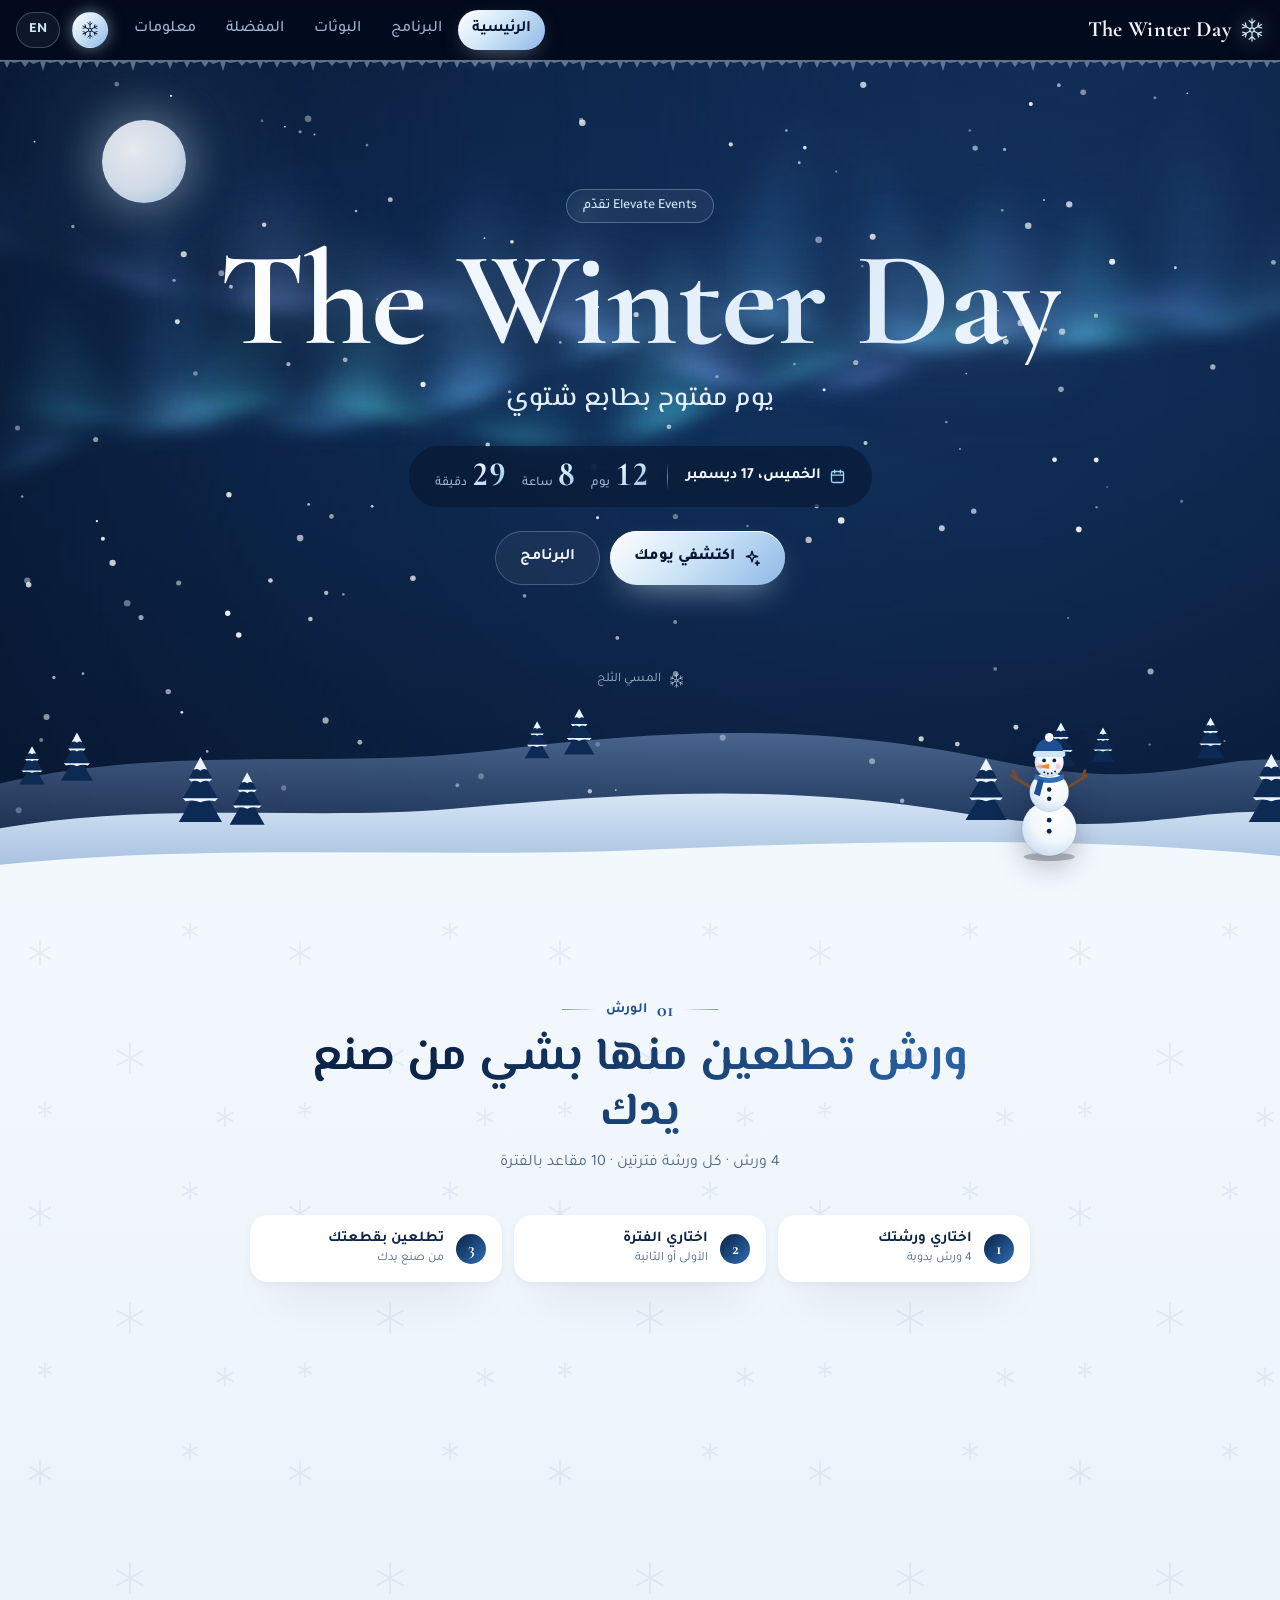
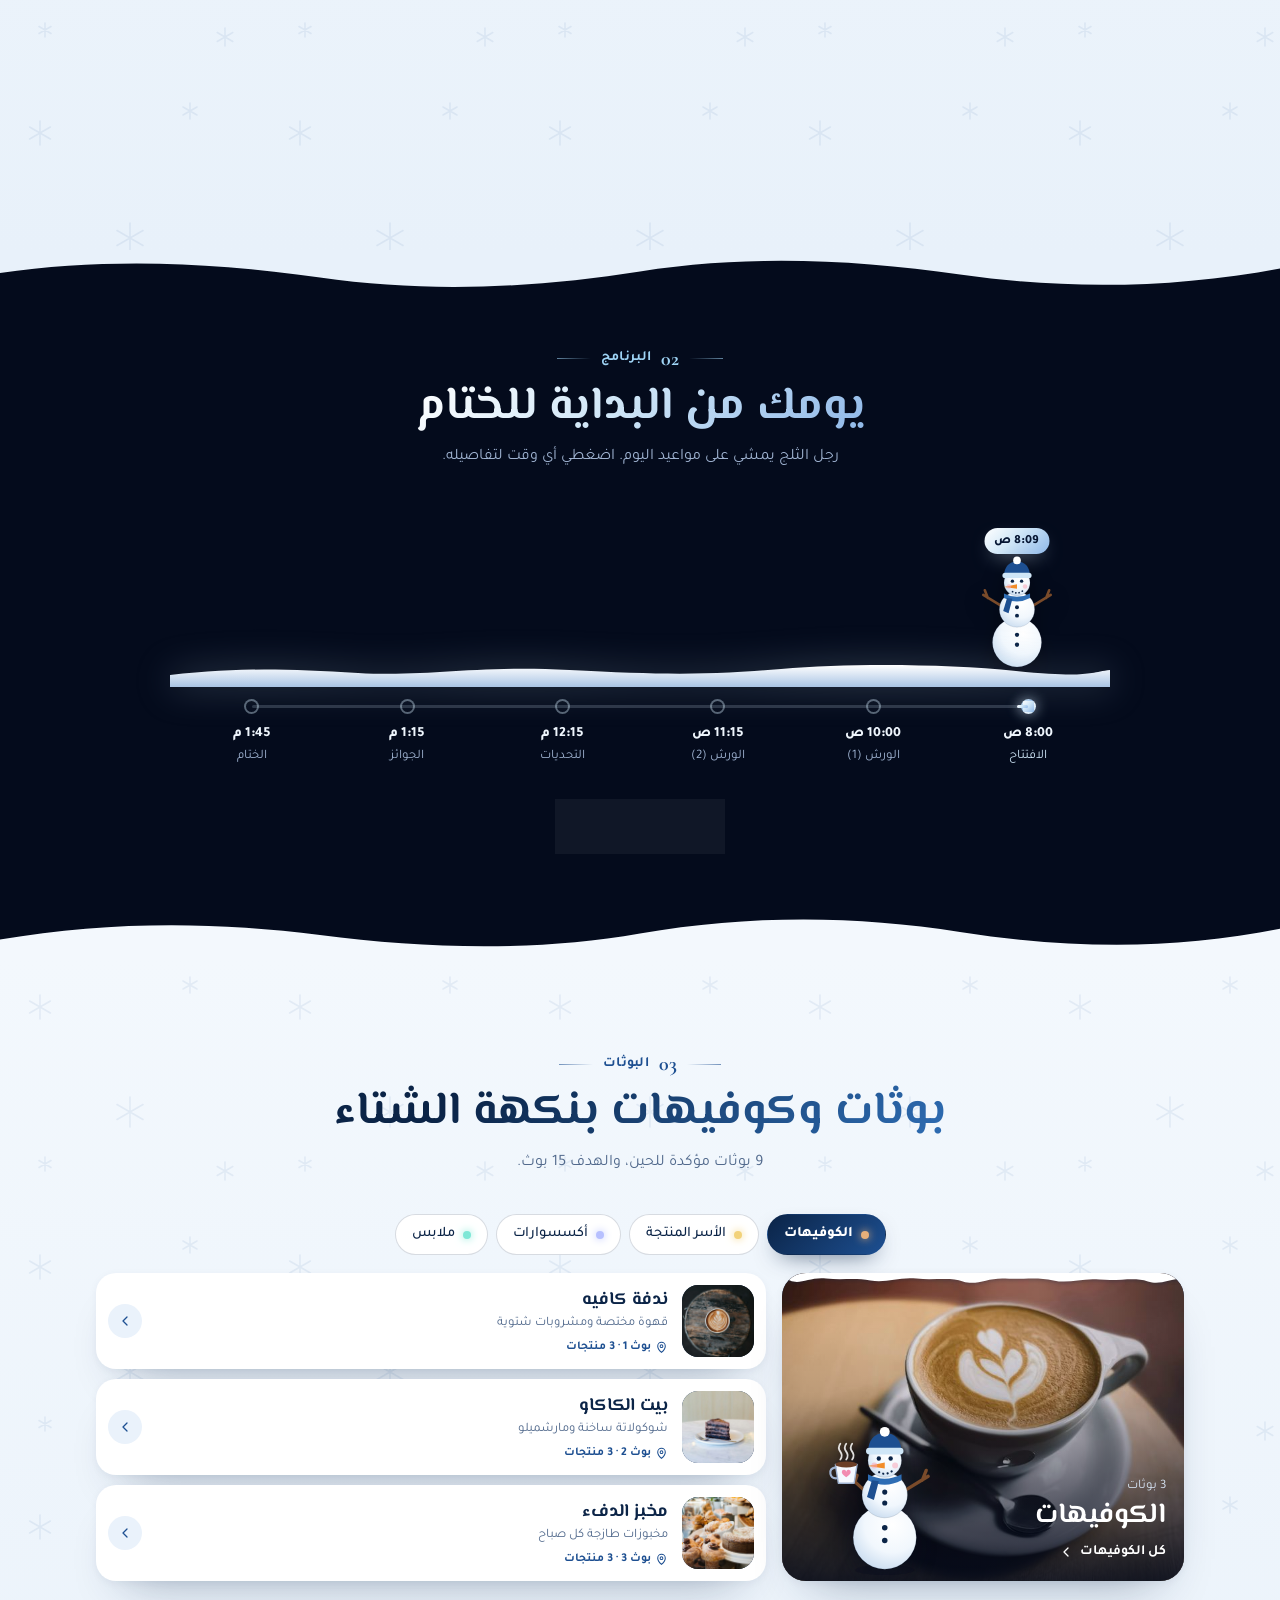
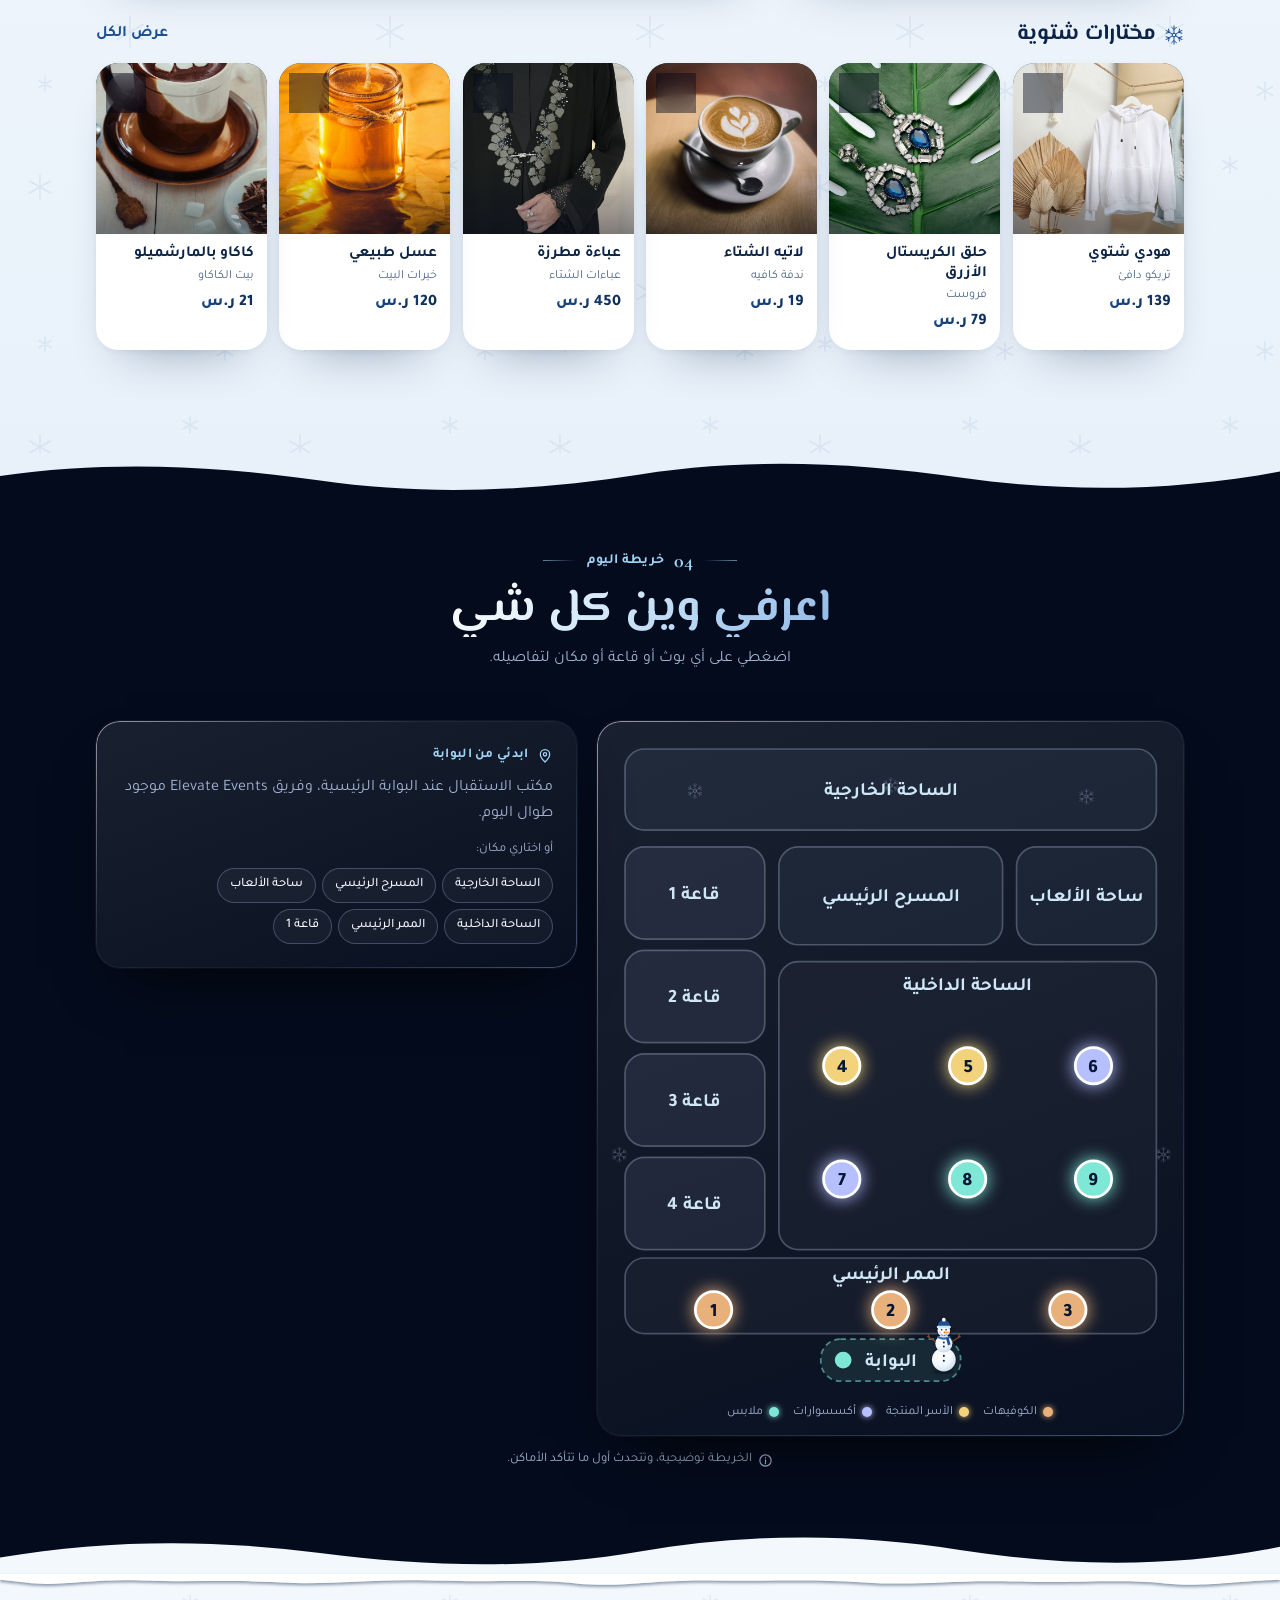
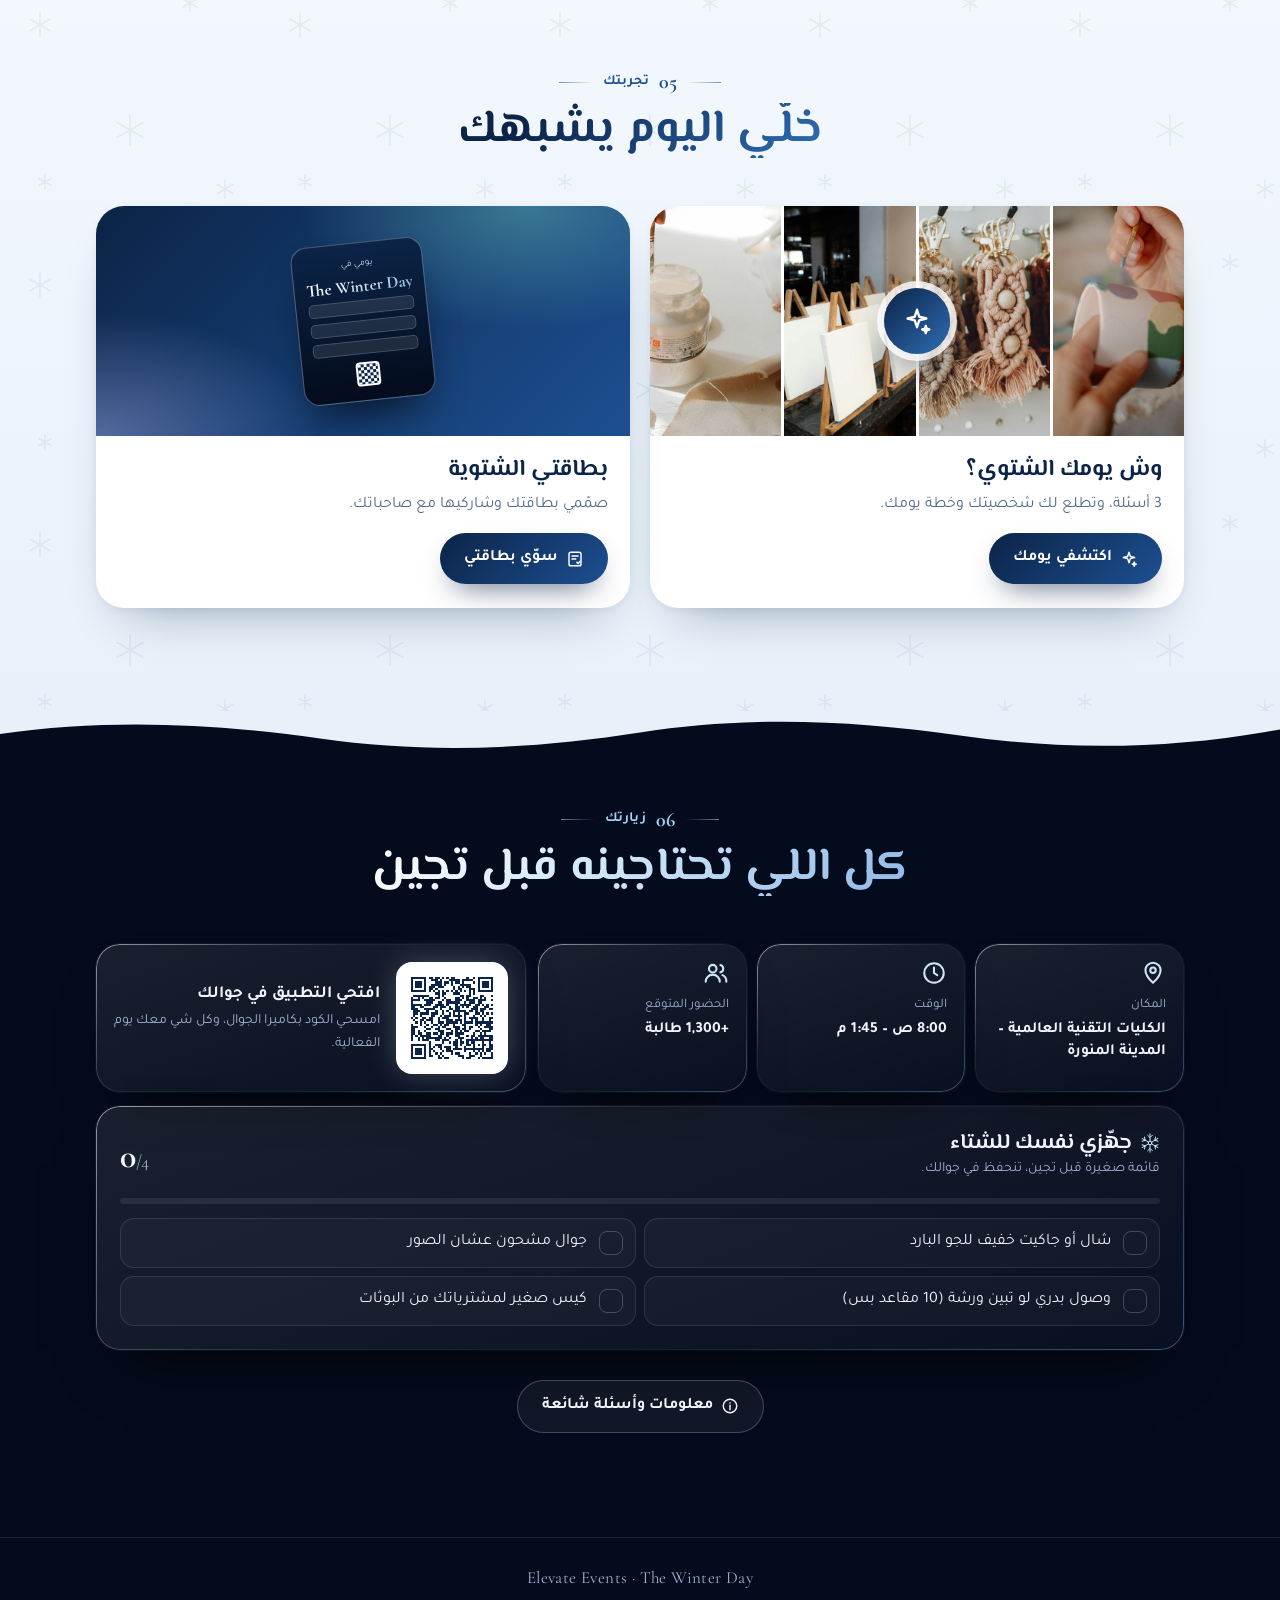
<file: index.html>
<!doctype html>
<html lang="ar" dir="rtl">
<head>
  <meta charset="utf-8">
  <meta name="viewport" content="width=device-width, initial-scale=1, viewport-fit=cover">
  <title>The Winter Day | برنامج الفعالية</title>
  <meta name="description" content="تطبيق The Winter Day: البرنامج والورش والبوثات – 17 ديسمبر | The Winter Day app: programme, workshops and booths – 17 December">
  <meta name="theme-color" content="#050E22">
  <link rel="icon" type="image/png" href="media/icons/favicon-48.png">
  <link rel="apple-touch-icon" href="media/icons/apple-touch-icon.png">
  <link rel="manifest" href="manifest.webmanifest">
  <meta name="apple-mobile-web-app-capable" content="yes">
  <meta name="apple-mobile-web-app-title" content="Winter Day">
  <meta name="apple-mobile-web-app-status-bar-style" content="black-translucent">
  <meta property="og:type" content="website">
  <meta property="og:title" content="The Winter Day">
  <meta property="og:description" content="يوم مفتوح بطابع شتوي · 17 ديسمبر – البرنامج والورش والبوثات">
  <meta property="og:image" content="https://bashaeraljohani.github.io/winter-day-programme/media/teaser-poster-ar.jpg">
  <meta property="og:url" content="https://bashaeraljohani.github.io/winter-day-programme/">
  <link rel="preconnect" href="https://fonts.googleapis.com">
  <link rel="preconnect" href="https://fonts.gstatic.com" crossorigin>

  <link href="https://fonts.googleapis.com/css2?family=Cormorant+Garamond:ital,wght@0,600;0,700;1,600&family=El+Messiri:wght@500;600;700&family=Tajawal:wght@400;500;700;800&display=swap" rel="stylesheet">
  <link rel="stylesheet" href="style.css">
</head>
<body>

  <svg class="sprite" aria-hidden="true">
    <defs>

      <radialGradient id="sm-snow" cx=".38" cy=".3" r=".8"><stop offset="0" stop-color="#FFFFFF"/><stop offset=".55" stop-color="#F1F7FD"/><stop offset="1" stop-color="#C5D9EE"/></radialGradient>
      <linearGradient id="hill-far" x1="0" y1="0" x2="0" y2="1"><stop offset="0" stop-color="#7C9BC8" stop-opacity=".55"/><stop offset="1" stop-color="#24406E" stop-opacity=".2"/></linearGradient>
      <linearGradient id="hill-mid" x1="0" y1="0" x2="0" y2="1"><stop offset="0" stop-color="#D6E6F5"/><stop offset="1" stop-color="#8FAED4"/></linearGradient>
      <g id="pine">
        <path fill="#0D2A55" d="M0 -66 L-12 -44 H-6 L-18 -24 H-8 L-22 0 H22 L8 -24 H18 L6 -44 H12 Z"/>
        <path fill="#EAF3FC" d="M0 -66 L-7 -53 Q-3 -55 0 -52 Q3 -55 7 -53 Z M-12 -44 H12 L9.5 -41 Q4 -43 0 -40 Q-4 -43 -9.5 -41 Z M-18 -24 H18 L15 -21 Q7 -23 0 -20 Q-7 -23 -15 -21 Z"/>
      </g>
    </defs>
    <symbol id="flake" viewBox="-50 -50 100 100">
      <g fill="none" stroke="currentColor" stroke-width="5" stroke-linecap="round" stroke-linejoin="round">
        <path id="arm" d="M0 -9V-46M-12 -39 0 -27 12 -39"/>
        <use href="#arm" transform="rotate(60)"/><use href="#arm" transform="rotate(120)"/><use href="#arm" transform="rotate(180)"/>
        <use href="#arm" transform="rotate(240)"/><use href="#arm" transform="rotate(300)"/><circle r="9"/>
      </g>
    </symbol>
    <symbol id="i-pin" viewBox="0 0 24 24"><path d="M12 21s-7-6.2-7-11.5a7 7 0 0 1 14 0C19 14.8 12 21 12 21z"/><circle cx="12" cy="9.5" r="2.5"/></symbol>
    <symbol id="i-clock" viewBox="0 0 24 24"><circle cx="12" cy="12" r="9"/><path d="M12 7v5l3 2"/></symbol>
    <symbol id="i-heart" viewBox="0 0 24 24"><path d="M12 20s-7.5-4.6-9.2-9.3C1.6 7.3 3.9 4 7.3 4c2 0 3.6 1.1 4.7 2.7C13.1 5.1 14.7 4 16.7 4c3.4 0 5.7 3.3 4.5 6.7C19.5 15.4 12 20 12 20z"/></symbol>
    <symbol id="i-search" viewBox="0 0 24 24"><circle cx="11" cy="11" r="7"/><path d="M20 20l-3.5-3.5"/></symbol>
    <symbol id="i-home" viewBox="0 0 24 24"><path d="M4 11l8-7 8 7v9a1 1 0 0 1-1 1h-5v-6h-4v6H5a1 1 0 0 1-1-1z"/></symbol>
    <symbol id="i-calendar" viewBox="0 0 24 24"><rect x="3.5" y="5" width="17" height="15.5" rx="2.5"/><path d="M3.5 10h17M8 3v4M16 3v4"/></symbol>
    <symbol id="i-bag" viewBox="0 0 24 24"><path d="M5 8h14l-1 12.5H6z"/><path d="M9 8V6.5a3 3 0 0 1 6 0V8"/></symbol>
    <symbol id="i-info" viewBox="0 0 24 24"><circle cx="12" cy="12" r="9"/><path d="M12 11v6M12 7.5v.5"/></symbol>
    <symbol id="i-back" viewBox="0 0 24 24"><path d="M9 6l6 6-6 6"/></symbol>
    <symbol id="i-users" viewBox="0 0 24 24"><circle cx="9" cy="8" r="3.5"/><path d="M2.5 20a6.5 6.5 0 0 1 13 0M16 4.6a3.5 3.5 0 0 1 0 6.8M18 14a6 6 0 0 1 3.5 6"/></symbol>
    <symbol id="i-share" viewBox="0 0 24 24"><circle cx="18" cy="5.5" r="2.5"/><circle cx="6" cy="12" r="2.5"/><circle cx="18" cy="18.5" r="2.5"/><path d="M8.2 10.8l7.6-4M8.2 13.2l7.6 4"/></symbol>
    <symbol id="i-cal-add" viewBox="0 0 24 24"><rect x="3.5" y="5" width="17" height="15.5" rx="2.5"/><path d="M3.5 10h17M8 3v4M16 3v4M12 13v5M9.5 15.5h5"/></symbol>
    <symbol id="i-download" viewBox="0 0 24 24"><path d="M12 4v11M7.5 10.5L12 15l4.5-4.5M5 19.5h14"/></symbol>
    <symbol id="i-spark" viewBox="0 0 24 24"><path d="M12 3l1.8 5.6L19.5 10l-5.7 1.5L12 17l-1.8-5.5L4.5 10l5.7-1.4zM19 16l.7 2.1 2.1.7-2.1.7L19 21.6l-.7-2.1-2.1-.7 2.1-.7z"/></symbol>
    <symbol id="i-card" viewBox="0 0 24 24"><rect x="4" y="3" width="16" height="18" rx="2.5"/><path d="M8 8h8M8 12h5M14.5 16.5l1.5 1.5 3-3"/></symbol>
    <symbol id="i-play" viewBox="0 0 24 24"><path d="M8 5.5v13l11-6.5z"/></symbol>
    <symbol id="i-arrow" viewBox="0 0 24 24"><path d="M15 6l-6 6 6 6"/></symbol>
    <symbol id="i-gift" viewBox="0 0 24 24"><rect x="3.5" y="8.5" width="17" height="4" rx="1"/><path d="M5 12.5v8h14v-8M12 8.5v12M12 8.5S10.5 4 8 4.5 7 8.5 12 8.5zM12 8.5s1.5-4.5 4-4 1 4-4 4z"/></symbol>
    <symbol id="i-check" viewBox="0 0 24 24"><path d="M5 12.5l4.5 4.5L19 7.5"/></symbol>
  </svg>

  <div id="splash" aria-hidden="true">
    <svg><use href="#flake"/></svg>
    <span dir="ltr">The Winter Day</span>
  </div>

  <header class="topbar">
    <a href="#/" class="brand" aria-label="The Winter Day"><svg aria-hidden="true"><use href="#flake"/></svg><span dir="ltr">The Winter Day</span></a>
    <nav class="top-nav" data-i18n-aria="navAria" aria-label="التنقل">
      <a href="#/" data-route="home" data-i18n="navHome">الرئيسية</a>
      <a href="#/programme" data-route="programme" data-i18n="navProgramme">البرنامج</a>
      <a href="#/booths" data-route="booths" data-i18n="navBooths">البوثات</a>
      <a href="#/favourites" data-route="favourites"><span data-i18n="navFavourites">المفضلة</span> <span class="fav-count" hidden></span></a>
      <a href="#/info" data-route="info" data-i18n="navInfo">معلومات</a>
    </nav>
    <button type="button" class="snow-btn" id="snow-btn" aria-pressed="false" aria-label="خلّيها تثلج"><svg aria-hidden="true"><use href="#flake"/></svg></button>
    <button type="button" class="lang-btn" id="lang-btn" lang="en" aria-label="Switch to English">EN</button>
  </header>

  <canvas id="global-snow" aria-hidden="true"></canvas>

  <main id="view" tabindex="-1"></main>

  <footer class="footer"><span dir="ltr">Elevate Events · The Winter Day</span></footer>

  <nav class="tabbar" data-i18n-aria="navAria" aria-label="التنقل">
    <a href="#/" data-route="home"><svg aria-hidden="true"><use href="#i-home"/></svg><span data-i18n="navHome">الرئيسية</span></a>
    <a href="#/programme" data-route="programme"><svg aria-hidden="true"><use href="#i-calendar"/></svg><span data-i18n="navProgramme">البرنامج</span></a>
    <a href="#/booths" data-route="booths"><svg aria-hidden="true"><use href="#i-bag"/></svg><span data-i18n="navBooths">البوثات</span></a>
    <a href="#/favourites" data-route="favourites"><svg aria-hidden="true"><use href="#i-heart"/></svg><span data-i18n="navFavourites">المفضلة</span><span class="fav-count" hidden></span></a>
    <a href="#/info" data-route="info"><svg aria-hidden="true"><use href="#i-info"/></svg><span data-i18n="navInfo">معلومات</span></a>
  </nav>

  <dialog id="sheet" class="sheet" aria-labelledby="sh-title">
    <form method="dialog" class="sh-close"><button class="icon-btn" data-i18n-aria="close" aria-label="إغلاق">×</button></form>
    <div id="sh-content"></div>
  </dialog>

  <dialog id="quiz" class="sheet quiz" aria-labelledby="quiz-title">
    <form method="dialog" class="sh-close"><button class="icon-btn" data-i18n-aria="close" aria-label="إغلاق">×</button></form>
    <div id="quiz-content"></div>
  </dialog>

  <dialog id="maker" class="sheet maker" aria-labelledby="maker-title">
    <form method="dialog" class="sh-close"><button class="icon-btn" data-i18n-aria="close" aria-label="إغلاق">×</button></form>
    <div id="maker-content"></div>
  </dialog>

  <div class="toast" id="toast" role="status" aria-live="polite"></div>

  <script src="art.js"></script>
  <script src="data.js"></script>
  <script src="app.js"></script>
</body>
</html>
</file>
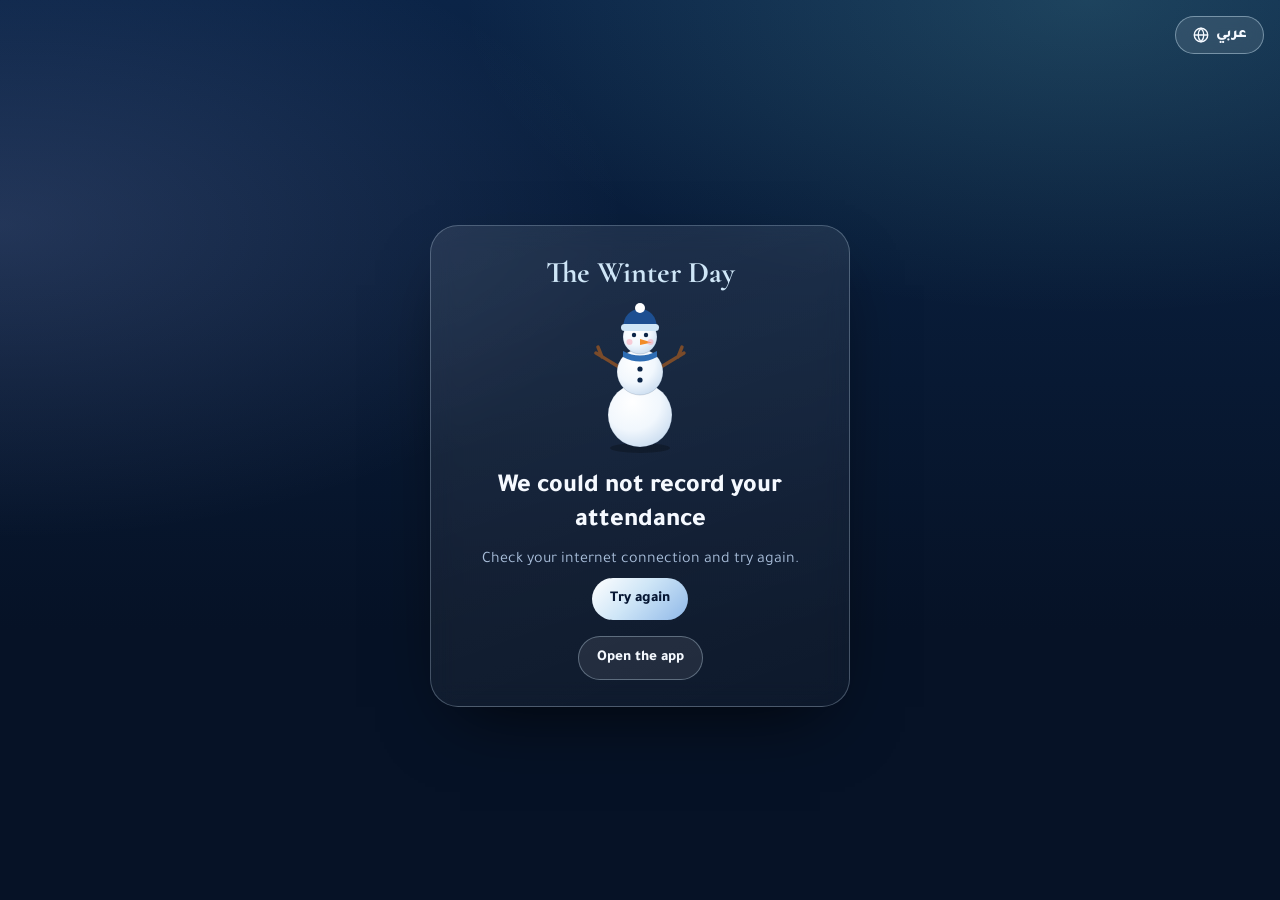
<file: attend.html>
<!doctype html>
<html lang="en" dir="ltr">
<head>
  <meta charset="utf-8">
  <meta name="viewport" content="width=device-width, initial-scale=1, viewport-fit=cover">
  <title>Attendance | The Winter Day</title>
  <meta name="theme-color" content="#061226">
  <meta name="robots" content="noindex">
  <link rel="icon" type="image/png" href="media/icons/favicon-48.png">
  <link rel="preconnect" href="https://fonts.googleapis.com">
  <link rel="preconnect" href="https://fonts.gstatic.com" crossorigin>
  <link href="https://fonts.googleapis.com/css2?family=Cormorant+Garamond:wght@700&family=Tajawal:wght@400;500;700;800&display=swap" rel="stylesheet">
  <style>
    :root { --bg: #061226; --night: #0B1A33; --ice: #CFE6F7; --accent: #9FD4F5; --pearl: #F5F9FF; --muted: #A9BEDA; --ink: #061633; }
    * { box-sizing: border-box; }
    html, body { margin: 0; min-height: 100%; }
    html { overflow-x: hidden; }
    body {
      min-height: 100svh; display: grid; grid-template-columns: minmax(0, 1fr); place-items: center; padding: 72px 16px 40px;
      font-family: 'Tajawal', system-ui, sans-serif; color: var(--pearl); overflow-x: hidden;
      background: radial-gradient(70% 50% at 85% 0%, rgba(126, 231, 214, .16), transparent 70%),
                  radial-gradient(70% 50% at 0% 25%, rgba(183, 192, 255, .15), transparent 70%),
                  linear-gradient(180deg, #0B2447 0%, var(--bg) 70%);
    }
    .flake { position: fixed; top: -12px; width: 6px; height: 6px; border-radius: 50%; background: #fff; opacity: .7; pointer-events: none; animation: fall linear infinite; }
    @keyframes fall { to { transform: translate3d(var(--dx, 20px), 105vh, 0); } }
    .lang {
      position: fixed; z-index: 2; top: calc(16px + env(safe-area-inset-top)); inset-inline-end: 16px;
      padding: 9px 16px; font-size: 15px; font-weight: 800; color: var(--pearl);
      background: rgba(255, 255, 255, .1); border: 1px solid rgba(207, 230, 247, .45);
      backdrop-filter: blur(10px); -webkit-backdrop-filter: blur(10px);
    }
    .lang svg { width: 18px; height: 18px; fill: none; stroke: currentColor; stroke-width: 1.8; }
    .card {
      position: relative; width: min(100%, 420px); padding: 28px 24px 26px; text-align: center; border-radius: 28px;
      background: linear-gradient(160deg, rgba(255, 255, 255, .09), rgba(255, 255, 255, .03));
      border: 1px solid rgba(207, 230, 247, .28); box-shadow: 0 30px 70px -30px rgba(0, 0, 0, .8);
      backdrop-filter: blur(12px); -webkit-backdrop-filter: blur(12px);
    }
    .brand { margin: 0 0 6px; font-family: 'Cormorant Garamond', serif; font-size: 30px; font-weight: 700; color: var(--ice); direction: ltr; }
    .snowman { display: block; width: 120px; height: auto; margin: 4px auto 8px; overflow: visible; }
    .sm-snow { fill: url(#sm-snow); stroke: rgba(11, 36, 71, .14); }
    .sm-arm { fill: none; stroke: #7A4B2A; stroke-width: 3.4; stroke-linecap: round; }
    .sm-dot { fill: #0B2447; }
    .sm-nose { fill: #F28C28; }
    .sm-cheek { fill: #F9A8B8; opacity: .55; }
    .sm-hat { fill: #1D4F91; }
    .sm-brim { fill: #CFE6F7; }
    .sm-scarf { fill: #2E6DB4; }
    .sm-body { transform-box: view-box; transform-origin: 60px 150px; animation: bob 2.4s ease-in-out infinite; }
    .sm-arm-r { transform-box: view-box; transform-origin: 81px 70px; animation: wave 1.6s ease-in-out infinite; }
    @keyframes bob { 50% { transform: translateY(-4px) rotate(2deg); } }
    @keyframes wave { 0%, 100% { transform: rotate(0); } 50% { transform: rotate(-32deg); } }
    .status { display: grid; justify-items: center; gap: 8px; min-height: 120px; }
    .tick { display: grid; place-items: center; width: 64px; height: 64px; border-radius: 50%; background: linear-gradient(135deg, #FFFFFF, #CFE6F7 45%, #8FB8E8); color: var(--ink); box-shadow: 0 0 34px rgba(207, 230, 247, .55); }
    .tick svg { width: 34px; height: 34px; fill: none; stroke: currentColor; stroke-width: 3.4; stroke-linecap: round; stroke-linejoin: round; }
    .done .tick { animation: pop .5s cubic-bezier(.3, 1.6, .5, 1) both; }
    @keyframes pop { from { transform: scale(.3); opacity: 0; } }
    .spinner { width: 46px; height: 46px; border-radius: 50%; border: 4px solid rgba(207, 230, 247, .25); border-top-color: var(--ice); animation: spin 1s linear infinite; }
    @keyframes spin { to { transform: rotate(360deg); } }
    h1 { margin: 6px 0 0; font-size: 26px; font-weight: 800; line-height: 1.3; }
    .msg { margin: 4px 0 0; font-size: 16px; color: var(--muted); }
    .name { display: grid; grid-template-columns: minmax(0, 1fr); gap: 10px; margin-top: 18px; padding-top: 18px; border-top: 1px solid rgba(207, 230, 247, .18); }
    .name label { font-size: 15px; color: var(--ice); }
    .row { display: flex; gap: 8px; }
    input { flex: 1; width: 0; min-width: 0; padding: 12px 14px; border-radius: 14px; border: 1px solid rgba(207, 230, 247, .35); background: rgba(255, 255, 255, .06); color: var(--pearl); font: inherit; font-size: 16px; }
    input::placeholder { color: var(--muted); }
    button, .btn { display: inline-flex; align-items: center; justify-content: center; gap: 6px; padding: 12px 18px; border: none; border-radius: 999px; font: inherit; font-weight: 800; font-size: 15px; cursor: pointer; text-decoration: none; white-space: nowrap; }
    button { background: linear-gradient(135deg, #FFFFFF, #CFE6F7 45%, #8FB8E8); color: var(--ink); }
    button:disabled { opacity: .6; cursor: default; }
    .btn { margin-top: 16px; background: rgba(255, 255, 255, .08); color: var(--pearl); border: 1px solid rgba(207, 230, 247, .35); }
    .saved { margin: 0; font-size: 14px; color: #7EE7D6; min-height: 1.4em; }
    [hidden] { display: none !important; }
    @media (prefers-reduced-motion: reduce) { .flake, .sm-body, .sm-arm-r, .spinner { animation: none; } }
  </style>
</head>
<body>
  <button type="button" class="lang" id="lang" lang="ar"><svg viewBox="0 0 24 24" aria-hidden="true"><circle cx="12" cy="12" r="9"/><path d="M3 12h18M12 3c2.6 2.6 3.8 5.6 3.8 9s-1.2 6.4-3.8 9c-2.6-2.6-3.8-5.6-3.8-9S9.4 5.6 12 3z"/></svg><span id="lang-text">عربي</span></button>

  <main class="card">
    <p class="brand">The Winter Day</p>
    <svg class="snowman" viewBox="0 0 120 160" aria-hidden="true">
      <defs>
        <radialGradient id="sm-snow" cx=".38" cy=".3" r=".8"><stop offset="0" stop-color="#FFFFFF"/><stop offset=".55" stop-color="#F1F7FD"/><stop offset="1" stop-color="#C5D9EE"/></radialGradient>
      </defs>
      <ellipse cx="60" cy="151" rx="30" ry="5" fill="rgba(0,0,0,.25)"/>
      <g class="sm-body">
        <path class="sm-arm" d="M39 70 L16 56 M22 60 L18 50"/>
        <path class="sm-arm sm-arm-r" d="M81 70 L104 56 M98 60 L102 50"/>
        <circle class="sm-snow" cx="60" cy="118" r="32"/>
        <circle class="sm-snow" cx="60" cy="75" r="23"/>
        <circle class="sm-dot" cx="60" cy="72" r="2.6"/><circle class="sm-dot" cx="60" cy="83" r="2.6"/>
        <circle class="sm-snow" cx="60" cy="40" r="17"/>
        <path class="sm-scarf" d="M43 54 Q60 63 77 54 L77 60 Q60 69 43 60 Z"/>
        <circle class="sm-dot" cx="54" cy="38" r="2.2"/><circle class="sm-dot" cx="66" cy="38" r="2.2"/>
        <path class="sm-nose" d="M60 42 L72 45.5 L60 48 Z"/>
        <circle class="sm-cheek" cx="49.5" cy="45" r="3"/><circle class="sm-cheek" cx="70.5" cy="45" r="3"/>
        <path class="sm-hat" d="M43 31 Q44 13 60 12 Q76 13 77 31 Z"/>
        <rect class="sm-brim" x="41" y="27" width="38" height="7" rx="3.5"/>
        <circle cx="60" cy="11" r="5" fill="#FFFFFF"/>
      </g>
    </svg>

    <section class="status" id="loading">
      <div class="spinner" id="spinner" role="progressbar" aria-label="Recording"></div>
      <h1 data-t="recording">Recording your attendance…</h1>
    </section>

    <section class="status" id="done" hidden>
      <div class="tick"><svg viewBox="0 0 24 24" aria-hidden="true"><path d="M5 12.5l4.5 4.5L19 7.5"/></svg></div>
      <h1 id="done-title">Your attendance is recorded</h1>
      <p class="msg" data-t="welcome">Welcome to The Winter Day app session!</p>
    </section>

    <section class="status" id="failed" hidden>
      <h1 data-t="failed">We could not record your attendance</h1>
      <p class="msg" data-t="failedMsg">Check your internet connection and try again.</p>
      <button type="button" id="retry" data-t="retry">Try again</button>
    </section>

    <form class="name" id="name-form" hidden>
      <label for="name" data-t="nameLabel">Would you like your name on the attendance list? (optional)</label>
      <div class="row">
        <input id="name" name="name" autocomplete="name" maxlength="60" placeholder="Your name">
        <button type="submit" id="save" data-t="save">Add my name</button>
      </div>
      <p class="saved" id="saved" aria-live="polite"></p>
    </form>

    <a class="btn" id="open" href="./?lang=en" data-t="open">Open the app</a>
  </main>

  <script>
    (function () {
      var FORM = 'https://docs.google.com/forms/d/e/1FAIpQLSct7WlZcQHHeyr9mUh1CFXDtb9XzWy6vSQJ7KKZgN9nCx2g9Q/formResponse';
      var NAME = 'entry.9136701';
      var DEVICE = 'entry.576324616';
      var T = {
        en: {
          title: 'Attendance | The Winter Day', switchTo: 'عربي', recording: 'Recording your attendance…', loadingAria: 'Recording',
          done: 'Your attendance is recorded', already: 'Your attendance is already recorded', welcome: 'Welcome to The Winter Day app session!',
          failed: 'We could not record your attendance', failedMsg: 'Check your internet connection and try again.', retry: 'Try again',
          nameLabel: 'Would you like your name on the attendance list? (optional)', namePh: 'Your name', save: 'Add my name',
          saved: 'Your name is saved ✓', notSaved: 'Not saved, please try again', open: 'Open the app'
        },
        ar: {
          title: 'تسجيل الحضور | The Winter Day', switchTo: 'English', recording: 'جاري تسجيل حضورك…', loadingAria: 'جاري التسجيل',
          done: 'تم تسجيل حضورك', already: 'حضورك مسجّل', welcome: 'أهلًا فيكِ في جلسة تطبيق The Winter Day',
          failed: 'ما قدرنا نسجّل حضورك', failedMsg: 'تأكدي من الإنترنت وحاولي مرة ثانية.', retry: 'حاولي مرة ثانية',
          nameLabel: 'تبين يطلع اسمك في قائمة الحضور؟ (اختياري)', namePh: 'اسمك', save: 'أضيفي اسمي',
          saved: 'انحفظ اسمك ✓', notSaved: 'ما انحفظ، حاولي مرة ثانية', open: 'افتحي التطبيق'
        }
      };
      var today = new Date().toISOString().slice(0, 10);
      var $ = function (id) { return document.getElementById(id); };
      var already = false, savedKey = '';

      function store(key, value) { try { localStorage.setItem(key, value); } catch (e) { } }
      function read(key) { try { return localStorage.getItem(key); } catch (e) { return null; } }

      var asked = null;
      try { asked = new URLSearchParams(location.search).get('lang'); } catch (e) { }
      var lang = asked === 'ar' || asked === 'en' ? asked : (read('wd-lang') === 'ar' ? 'ar' : 'en');

      function apply() {
        var t = T[lang];
        document.documentElement.lang = lang;
        document.documentElement.dir = lang === 'ar' ? 'rtl' : 'ltr';
        document.title = t.title;
        [].forEach.call(document.querySelectorAll('[data-t]'), function (el) { el.textContent = t[el.getAttribute('data-t')]; });
        $('done-title').textContent = already ? t.already : t.done;
        $('saved').textContent = savedKey ? t[savedKey] : '';
        $('name').placeholder = t.namePh;
        $('spinner').setAttribute('aria-label', t.loadingAria);
        $('lang-text').textContent = t.switchTo;
        $('lang').setAttribute('lang', lang === 'ar' ? 'en' : 'ar');
        $('open').href = './?lang=' + lang;
      }

      function deviceId() {
        var id = read('wd-device');
        if (!id) {
          id = 'WD-' + Math.random().toString(36).slice(2, 8).toUpperCase();
          store('wd-device', id);
        }
        return id;
      }

      function send(name) {
        var body = new URLSearchParams();
        body.append(NAME, name || '');
        body.append(DEVICE, deviceId());
        return fetch(FORM, { method: 'POST', mode: 'no-cors', body: body });
      }

      function show(id) {
        ['loading', 'done', 'failed'].forEach(function (s) { $(s).hidden = s !== id; });
        $('name-form').hidden = id !== 'done';
        if (id === 'done') $('done').classList.add('done');
        if (navigator.vibrate && id === 'done') navigator.vibrate([12, 40, 12]);
      }

      function record() {
        show('loading');
        send(read('wd-name') || '').then(function () {
          store('wd-attended', today);
          show('done');
        }).catch(function () { show('failed'); });
      }

      var savedName = read('wd-name');
      if (savedName) $('name').value = savedName;

      $('lang').addEventListener('click', function () {
        lang = lang === 'en' ? 'ar' : 'en';
        store('wd-lang', lang);
        apply();
      });

      if (read('wd-attended') === today) {
        already = true;
        show('done');
      } else {
        record();
      }
      apply();

      $('retry').addEventListener('click', record);

      $('name-form').addEventListener('submit', function (e) {
        e.preventDefault();
        var name = $('name').value.trim();
        if (!name) { $('name').focus(); return; }
        $('save').disabled = true;
        send(name).then(function () {
          store('wd-name', name);
          savedKey = 'saved';
        }).catch(function () {
          savedKey = 'notSaved';
        }).then(function () {
          $('saved').textContent = T[lang][savedKey];
          $('save').disabled = false;
        });
      });

      var reduce = window.matchMedia && matchMedia('(prefers-reduced-motion: reduce)').matches;
      if (!reduce) {
        for (var i = 0; i < 28; i++) {
          var f = document.createElement('span');
          f.className = 'flake';
          var size = 2 + Math.random() * 5;
          f.style.width = f.style.height = size + 'px';
          f.style.left = Math.random() * 100 + 'vw';
          f.style.opacity = (.3 + Math.random() * .6).toFixed(2);
          f.style.animationDuration = (7 + Math.random() * 9).toFixed(1) + 's';
          f.style.animationDelay = (-Math.random() * 14).toFixed(1) + 's';
          f.style.setProperty('--dx', (Math.random() * 60 - 30).toFixed(0) + 'px');
          document.body.appendChild(f);
        }
      }
    })();
  </script>
</body>
</html>
</file>
<file: style.css>
:root {
  --bg: #040B1C;
  --night: #0B2447;
  --winter: #1D4F91;
  --ice: #CFE6F7;
  --pearl: #F5F9FF;
  --snow: #FFFFFF;
  --accent: #9FD4F5;
  --mint: #7EE7D6;
  --violet: #B7C0FF;
  --crystal: linear-gradient(135deg, #FFFFFF 0%, #CFE6F7 45%, #8FB8E8 100%);
  --crystal-text: linear-gradient(110deg, #FFFFFF 0%, #DCEBFA 30%, #FFFFFF 46%, #9CC3EC 62%, #FFFFFF 100%);
  --edge: linear-gradient(145deg, rgba(255, 255, 255, .55), rgba(207, 230, 247, .08) 38%, rgba(207, 230, 247, .04) 62%, rgba(143, 184, 232, .42));
  --glass: linear-gradient(160deg, rgba(255, 255, 255, .085), rgba(255, 255, 255, .025));
  --glass-solid: #0A1B3A;
  --text: #EEF5FC;
  --muted: #9FB3D1;
  --ink: #061633;
  --line: rgba(190, 220, 245, .13);
  --line-2: rgba(190, 220, 245, .26);
  --lift: 0 30px 60px -30px rgba(0, 0, 0, .85), 0 0 0 1px rgba(207, 230, 247, .06);
  --halo: 0 0 40px -6px rgba(159, 212, 245, .35);
  --radius: 24px;
  --tabbar-h: 68px;
  --serif: 'Cormorant Garamond', 'Times New Roman', serif;
  --display: 'El Messiri', 'Tajawal', system-ui, sans-serif;
}
[lang="en"] { --display: 'Cormorant Garamond', 'Times New Roman', serif; }

* { box-sizing: border-box; }
[hidden] { display: none !important; }
html { scroll-behavior: smooth; -webkit-text-size-adjust: 100%; background: var(--bg); color-scheme: dark; }
body {
  position: relative; margin: 0; min-height: 100vh;
  font-family: 'Tajawal', system-ui, 'Segoe UI', Tahoma, sans-serif;
  background: var(--bg); color: var(--text); line-height: 1.6;
  -webkit-font-smoothing: antialiased;
  padding-bottom: calc(var(--tabbar-h) + env(safe-area-inset-bottom));
}

body::before, body::after { content: ''; position: fixed; inset: 0; z-index: -1; pointer-events: none; }
body::before {
  background:
    radial-gradient(55% 40% at 90% -8%, rgba(126, 231, 214, .13), transparent 70%),
    radial-gradient(50% 45% at 0% 18%, rgba(183, 192, 255, .12), transparent 70%),
    radial-gradient(80% 50% at 50% 115%, rgba(29, 79, 145, .5), transparent 70%),
    linear-gradient(180deg, #06122B 0%, var(--bg) 55%);
  background-size: 140% 140%;
  animation: aurora-drift 30s ease-in-out infinite alternate;
}
body::after {
  opacity: .6;
  background-image:
    url("data:image/svg+xml,%3Csvg xmlns='http://www.w3.org/2000/svg' width='160' height='160'%3E%3Cfilter id='n'%3E%3CfeTurbulence type='fractalNoise' baseFrequency='.9' numOctaves='2' stitchTiles='stitch'/%3E%3CfeColorMatrix values='0 0 0 0 1 0 0 0 0 1 0 0 0 0 1 0 0 0 .05 0'/%3E%3C/filter%3E%3Crect width='100%25' height='100%25' filter='url(%23n)'/%3E%3C/svg%3E"),
    radial-gradient(1.2px 1.2px at 12% 18%, #fff, transparent), radial-gradient(1px 1px at 72% 12%, #fff, transparent),
    radial-gradient(1.3px 1.3px at 40% 60%, #fff, transparent), radial-gradient(1px 1px at 86% 74%, #fff, transparent),
    radial-gradient(1.1px 1.1px at 22% 82%, #fff, transparent), radial-gradient(1px 1px at 58% 34%, #fff, transparent);
  background-size: 160px 160px, 460px 460px, 460px 460px, 460px 460px, 460px 460px, 460px 460px, 460px 460px;
}
@keyframes aurora-drift { to { background-position: 100% 30%; } }
::selection { background: rgba(159, 212, 245, .35); }
svg { display: block; }
button { font: inherit; color: inherit; cursor: pointer; }
a { color: inherit; }
h1, h2, h3 { line-height: 1.25; }
:focus-visible { outline: 2px solid var(--ice); outline-offset: 3px; border-radius: 12px; }
#view:focus { outline: none; }
.sprite { position: absolute; width: 0; height: 0; overflow: hidden; }
.icon { width: 1em; height: 1em; flex: none; fill: none; stroke: currentColor; stroke-width: 1.9; stroke-linecap: round; stroke-linejoin: round; }
.muted { color: var(--muted); margin: 0; }
.small { font-size: 14px; }
.wrap { max-width: 1120px; margin: 0 auto; padding: 0 16px; }
.page { padding-top: 26px; padding-bottom: 48px; }
.page-head { margin-bottom: 18px; }
.page-head h1 {
  margin: 0 0 4px; font-family: var(--display); font-size: clamp(32px, 8vw, 50px); font-weight: 700;
  background: var(--crystal); -webkit-background-clip: text; background-clip: text; color: transparent; width: fit-content;
}
.eyebrow { display: flex; align-items: center; gap: 8px; margin: 0 0 10px; padding-inline-end: 52px; font-size: 13.5px; font-weight: 700; color: var(--accent); letter-spacing: .3px; }
[lang="en"] .eyebrow { text-transform: uppercase; letter-spacing: 1.6px; font-size: 12px; }
.eyebrow .icon { width: 16px; height: 16px; }

.crystal { position: relative; background: var(--glass); border: none; border-radius: var(--radius); box-shadow: var(--lift); }
.crystal::after {
  content: ''; position: absolute; inset: 0; z-index: 3; border-radius: inherit; padding: 1px; pointer-events: none;
  background: var(--edge);
  -webkit-mask: linear-gradient(#000 0 0) content-box, linear-gradient(#000 0 0); -webkit-mask-composite: xor;
  mask: linear-gradient(#000 0 0) content-box, linear-gradient(#000 0 0); mask-composite: exclude;
}

.topbar {
  position: sticky; top: 0; z-index: 30; display: flex; align-items: center; gap: 12px; padding: 10px 16px;
  background: rgba(4, 11, 28, .66); backdrop-filter: saturate(1.4) blur(18px); -webkit-backdrop-filter: saturate(1.4) blur(18px);
  border-bottom: 1px solid var(--line);
}
.brand { display: flex; align-items: center; gap: 9px; text-decoration: none; font-family: var(--serif); font-weight: 700; font-size: 22px; letter-spacing: .3px; white-space: nowrap; margin-inline-end: auto; }
.brand svg { width: 24px; height: 24px; color: var(--ice); filter: drop-shadow(0 0 10px rgba(207, 230, 247, .55)); }
.top-nav { display: none; gap: 2px; }
.top-nav a { position: relative; display: inline-flex; align-items: center; gap: 6px; padding: 7px 14px; border-radius: 999px; text-decoration: none; font-weight: 500; color: var(--muted); white-space: nowrap; transition: color .25s, background .25s; }
.top-nav a:hover { color: var(--text); background: rgba(255, 255, 255, .05); }
.top-nav a.active { color: var(--ink); font-weight: 700; background: var(--crystal); box-shadow: 0 8px 24px -10px rgba(207, 230, 247, .6); }
.top-nav a.active .fav-count { background: var(--ink); color: var(--pearl); }
.fav-count { min-width: 20px; padding: 0 6px; border-radius: 999px; background: var(--crystal); color: var(--ink); font-size: 12px; font-weight: 800; line-height: 20px; text-align: center; }
.lang-btn { min-width: 42px; height: 36px; padding: 0 12px; border: 1px solid var(--line-2); border-radius: 999px; background: rgba(255, 255, 255, .05); font-weight: 800; font-size: 14px; color: var(--ice); transition: background .2s, border-color .2s; }
.lang-btn:hover { background: rgba(255, 255, 255, .1); border-color: rgba(207, 230, 247, .5); }

.tabbar {
  position: fixed; inset-inline: 0; bottom: 0; z-index: 30; display: grid; grid-template-columns: repeat(5, 1fr);
  height: calc(var(--tabbar-h) + env(safe-area-inset-bottom)); padding: 6px 6px env(safe-area-inset-bottom);
  background: rgba(4, 11, 28, .8); backdrop-filter: saturate(1.4) blur(20px); -webkit-backdrop-filter: saturate(1.4) blur(20px);
  border-top: 1px solid var(--line);
}
.tabbar a { position: relative; display: flex; flex-direction: column; align-items: center; justify-content: center; gap: 3px; text-decoration: none; color: var(--muted); font-size: 11.5px; font-weight: 500; border-radius: 14px; }
.tabbar svg { width: 48px; height: 28px; padding: 4px 13px; border-radius: 999px; fill: none; stroke: currentColor; stroke-width: 1.8; stroke-linecap: round; stroke-linejoin: round; transition: background .25s, color .25s; }
.tabbar a.active { color: var(--pearl); font-weight: 700; }
.tabbar a.active svg { background: var(--crystal); color: var(--ink); box-shadow: 0 0 22px rgba(207, 230, 247, .35); }
.tabbar .fav-count { position: absolute; top: 2px; inset-inline-start: calc(50% + 8px); min-width: 18px; padding: 0 5px; font-size: 11px; line-height: 18px; box-shadow: 0 0 0 2px var(--bg); }

.btn { position: relative; overflow: hidden; display: inline-flex; align-items: center; justify-content: center; gap: 8px; padding: 13px 24px; border-radius: 999px; font-weight: 700; text-decoration: none; border: 1px solid transparent; white-space: nowrap; transition: transform .15s, box-shadow .25s, background .25s, border-color .25s; }
.btn .icon { width: 18px; height: 18px; }
.btn:active { transform: scale(.97); }
.btn-primary { background: var(--crystal); color: var(--ink); font-weight: 800; border: none; box-shadow: inset 0 1px 0 rgba(255, 255, 255, .9), 0 14px 34px -14px rgba(207, 230, 247, .7); }
.btn-primary::before { content: ''; position: absolute; inset: 0; background: linear-gradient(110deg, transparent 30%, rgba(255, 255, 255, .75) 50%, transparent 70%); transform: translateX(-120%); transition: transform .7s ease; }
.btn-primary:hover::before { transform: translateX(120%); }
.btn-primary:hover { box-shadow: inset 0 1px 0 #fff, 0 16px 40px -12px rgba(207, 230, 247, .85); }
.btn-ghost, .btn-outline { border-color: var(--line-2); background: rgba(255, 255, 255, .05); color: var(--text); backdrop-filter: blur(10px); -webkit-backdrop-filter: blur(10px); }
.btn-ghost:hover, .btn-outline:hover { background: rgba(255, 255, 255, .1); border-color: rgba(207, 230, 247, .5); }
.link { padding: 0; border: none; background: none; font-weight: 700; color: var(--accent); text-decoration: none; white-space: nowrap; display: inline-flex; align-items: center; gap: 6px; }
.link:hover { color: var(--pearl); }
.tag { display: inline-flex; align-items: center; gap: 6px; padding: 2px 10px; border-radius: 999px; background: rgba(159, 212, 245, .1); border: 1px solid rgba(159, 212, 245, .18); font-size: 12.5px; font-weight: 500; color: #CFE6F7; width: fit-content; }
.tag::before { content: ''; width: 7px; height: 7px; border-radius: 50%; background: var(--dot, var(--accent)); box-shadow: 0 0 8px var(--dot, var(--accent)); }
.tag.plain::before { display: none; }
.badge { display: inline-flex; align-items: center; gap: 5px; padding: 2px 10px; border-radius: 999px; font-size: 12.5px; font-weight: 700; width: fit-content; }
.badge .icon { width: 13px; height: 13px; }
.badge.live { background: var(--crystal); color: var(--ink); }
.badge.past { background: rgba(255, 255, 255, .07); color: var(--muted); }
.badge.seats { background: rgba(183, 192, 255, .12); color: #DDE1FF; font-weight: 500; }
.badge.soon { background: rgba(250, 214, 140, .12); color: #F6DFA8; font-weight: 500; }
.pulse { width: 9px; height: 9px; border-radius: 50%; background: var(--mint); box-shadow: 0 0 0 0 rgba(126, 231, 214, .7); animation: pulse 1.8s infinite; flex: none; }
@keyframes pulse { 70% { box-shadow: 0 0 0 9px rgba(126, 231, 214, 0); } 100% { box-shadow: 0 0 0 0 rgba(126, 231, 214, 0); } }

.heart {
  position: relative; z-index: 4; flex: none; display: grid; place-items: center; width: 40px; height: 40px;
  border: 1px solid var(--line-2); border-radius: 50%; background: rgba(255, 255, 255, .05); color: var(--muted);
  transition: transform .15s, background .25s, color .25s, box-shadow .25s;
}
.heart svg { width: 19px; height: 19px; fill: none; stroke: currentColor; stroke-width: 1.8; stroke-linejoin: round; }
.heart:hover { color: var(--pearl); border-color: rgba(207, 230, 247, .5); }
.heart[aria-pressed="true"] { background: var(--crystal); border-color: transparent; color: var(--ink); box-shadow: 0 0 22px rgba(207, 230, 247, .5); }
.heart[aria-pressed="true"] svg { fill: currentColor; animation: heart-pop .4s ease-out; }
@keyframes heart-pop { 40% { transform: scale(1.35); } }
.heart:active { transform: scale(.88); }
.heart.on-art { position: absolute; top: 10px; inset-inline-end: 10px; border: 1px solid rgba(255, 255, 255, .22); background: rgba(4, 11, 28, .45); color: #fff; backdrop-filter: blur(10px); -webkit-backdrop-filter: blur(10px); }
.heart.on-art[aria-pressed="true"] { background: var(--crystal); color: var(--ink); border-color: transparent; }
.heart.lg { width: 48px; height: 48px; }
.heart.lg svg { width: 22px; height: 22px; }
.icon-btn { display: grid; place-items: center; width: 40px; height: 40px; border: 1px solid rgba(255, 255, 255, .18); border-radius: 50%; background: rgba(4, 11, 28, .55); color: #fff; font-size: 22px; line-height: 1; backdrop-filter: blur(10px); -webkit-backdrop-filter: blur(10px); }
.icon-btn .icon { width: 19px; height: 19px; }
.share-btn { width: 48px; height: 48px; border-color: var(--line-2); background: rgba(255, 255, 255, .05); color: var(--ice); }
.share-btn:hover { border-color: rgba(207, 230, 247, .5); }

.art-tile { position: relative; display: grid; place-items: center; aspect-ratio: 4 / 3; overflow: hidden; border-radius: 18px; background: linear-gradient(135deg, #14335E, #0B2447); }
.art-tile svg { width: 62%; height: auto; }
.art-tile img { width: 100%; height: 100%; object-fit: cover; }
.art-tile .photo { position: absolute; inset: 0; transition: transform .8s cubic-bezier(.2, .7, .2, 1); }
.art-tile.sm { width: 64px; height: 64px; aspect-ratio: auto; border-radius: 16px; flex: none; }
.art-tile.sm svg { width: 84%; }
.tile-cafes { background: linear-gradient(135deg, #1A3A66, #0B2447); }
.tile-home { background: linear-gradient(135deg, #1B3560, #0D2242); }
.tile-accessories { background: linear-gradient(135deg, #22306A, #0B2447); }
.tile-clothing { background: linear-gradient(135deg, #163E62, #0B2447); }
.v-card:hover .photo, .p-card:hover .photo, .q-opt:hover .photo, .t-booths:hover img, .plan-item:hover .photo { transform: scale(1.07); }

.tilt, .reveal {
  transition: transform .55s cubic-bezier(.2, .7, .2, 1), translate .9s cubic-bezier(.2, .7, .2, 1) var(--d, 0ms),
    opacity .8s ease var(--d, 0ms), box-shadow .3s, border-color .3s, background .3s;
}
.tilt { transform: perspective(900px) rotateX(var(--rx, 0deg)) rotateY(var(--ry, 0deg)); }
.tilt.tilting { transition-duration: .1s, .9s, .8s, .3s, .3s, .3s; box-shadow: var(--lift), var(--halo); }
.tilt::before {
  content: ''; position: absolute; inset: 0; z-index: 3; border-radius: inherit; pointer-events: none; opacity: 0; transition: opacity .35s;
  background: radial-gradient(420px circle at var(--mx, 50%) var(--my, 50%), rgba(255, 255, 255, .16), transparent 42%);
}
.tilt.tilting::before { opacity: 1; }
.reveal { opacity: 0; translate: 0 22px; }
.reveal.in { opacity: 1; translate: none; }

.hero {
  position: relative; overflow: hidden; isolation: isolate;
  display: grid; align-items: center; min-height: calc(100svh - 128px);
  background: var(--night) url('media/hero-poster.jpg') center / cover;
  color: var(--snow); padding: 40px 16px 176px; text-align: center; touch-action: pan-y;
}
.hero-video { position: absolute; inset: 0; z-index: -2; width: 100%; height: 100%; object-fit: cover; }
.hero-shade { position: absolute; inset: 0; z-index: -1; background: radial-gradient(90% 60% at 50% 40%, rgba(4, 11, 28, .05), rgba(4, 11, 28, .4)); }
.snow-canvas { position: absolute; inset: 0; z-index: 0; width: 100%; height: 100%; pointer-events: none; }
.hero-inner { position: relative; z-index: 2; max-width: 820px; margin: 0 auto; display: grid; justify-items: center; }
.hero-inner > * { animation: rise 1s cubic-bezier(.2, .7, .2, 1) both; }
.hero-inner > :nth-child(2) { animation-delay: .1s; }
.hero-inner > :nth-child(3) { animation-delay: .2s; }
.hero-inner > :nth-child(4) { animation-delay: .32s; }
.hero-inner > :nth-child(5) { animation-delay: .44s; }
@keyframes rise { from { opacity: 0; transform: translateY(18px); filter: blur(6px); } }
.hero-pill { margin: 0 0 14px; padding: 5px 16px; border-radius: 999px; border: 1px solid rgba(207, 230, 247, .3); background: rgba(255, 255, 255, .06); color: var(--ice); font-weight: 500; font-size: 14px; backdrop-filter: blur(8px); -webkit-backdrop-filter: blur(8px); }
[lang="en"] .hero-pill { text-transform: uppercase; letter-spacing: 2px; font-size: 11.5px; }
.hero-inner .hero-title {
  margin: 0; font-family: var(--serif); font-weight: 700; font-size: clamp(62px, 17vw, 150px); line-height: .95; letter-spacing: -1px;
  background: var(--crystal-text); background-size: 250% 100%; -webkit-background-clip: text; background-clip: text; color: transparent;
  filter: drop-shadow(0 0 34px rgba(159, 212, 245, .35)) drop-shadow(0 8px 24px rgba(4, 11, 28, .55));
  animation: rise 1s cubic-bezier(.2, .7, .2, 1) both, shimmer 7s linear infinite;
  animation-delay: .1s, 1.2s;
}
@keyframes shimmer { to { background-position: -250% 0; } }
.hero-sub { margin: 14px 0 26px; font-family: var(--display); font-size: clamp(19px, 5vw, 26px); font-weight: 500; color: #E3EEF9; letter-spacing: .2px; }
[lang="en"] .hero-sub { font-style: italic; font-size: clamp(22px, 5.6vw, 30px); }
.hero-strip { display: grid; justify-items: center; gap: 10px; padding: 14px 22px; border-radius: 24px; background: rgba(4, 11, 28, .38); backdrop-filter: blur(16px); -webkit-backdrop-filter: blur(16px); }
.hs-date { display: inline-flex; align-items: center; gap: 8px; font-weight: 700; font-size: 15.5px; color: var(--pearl); }
.hs-date .icon { width: 17px; height: 17px; color: var(--accent); }
.hs-sep { width: 46px; height: 1px; background: linear-gradient(90deg, transparent, rgba(207, 230, 247, .5), transparent); }
.hs-count { display: inline-flex; align-items: center; justify-content: center; flex-wrap: wrap; gap: 6px 16px; min-height: 36px; font-weight: 700; }
.hc { display: inline-flex; align-items: baseline; gap: 5px; font-size: 13px; color: var(--muted); font-weight: 500; }
.hc b { font-family: var(--serif); font-size: 34px; line-height: 1; font-weight: 700; font-variant-numeric: lining-nums tabular-nums; background: var(--crystal); -webkit-background-clip: text; background-clip: text; color: transparent; }
.hs-live { padding: 0; border: none; background: none; font-weight: 800; color: var(--pearl); text-decoration: underline; text-decoration-color: rgba(207, 230, 247, .4); text-underline-offset: 4px; }
.hs-count .pulse { margin-inline-end: 4px; }
.hero-actions { display: flex; flex-wrap: wrap; justify-content: center; gap: 10px; margin-top: 24px; }
.snow-hint { position: absolute; z-index: 2; inset-inline: 0; bottom: 132px; display: flex; justify-content: center; align-items: center; gap: 8px; margin: 0; font-size: 13px; color: rgba(207, 230, 247, .75); pointer-events: none; animation: hint 3.2s ease-in-out infinite; }
.snow-hint .icon { width: 15px; height: 15px; animation: spin 9s linear infinite; }
@keyframes hint { 50% { opacity: .35; } }
@keyframes spin { to { transform: rotate(360deg); } }

#splash { position: fixed; inset: 0; z-index: 100; display: grid; place-content: center; justify-items: center; gap: 16px; background: radial-gradient(60% 45% at 85% 0%, rgba(126, 231, 214, .16), transparent 70%), radial-gradient(60% 50% at 0% 30%, rgba(183, 192, 255, .15), transparent 70%), var(--bg); color: var(--snow); transition: opacity .6s ease, visibility .6s; }
#splash svg { width: 86px; height: 86px; color: var(--ice); filter: drop-shadow(0 0 22px rgba(207, 230, 247, .7)); animation: splash-spin 1.3s cubic-bezier(.2, .7, .2, 1) both; }
#splash span { font-family: var(--serif); font-size: 36px; font-weight: 700; letter-spacing: .5px; background: var(--crystal); -webkit-background-clip: text; background-clip: text; color: transparent; animation: splash-up .8s .25s ease-out both; }
#splash.hide { opacity: 0; visibility: hidden; }
@keyframes splash-spin { from { transform: rotate(-90deg) scale(.5); opacity: 0; } }
@keyframes splash-up { from { transform: translateY(12px); opacity: 0; letter-spacing: 6px; } }

#view.enter > * { animation: view-in .45s cubic-bezier(.2, .7, .2, 1) both; }
@keyframes view-in { from { opacity: 0; transform: translateY(12px); } }

.toast { position: fixed; z-index: 60; inset-inline: 0; bottom: calc(var(--tabbar-h) + 14px + env(safe-area-inset-bottom)); width: fit-content; max-width: calc(100% - 32px); margin: 0 auto; padding: 11px 20px; border-radius: 999px; background: var(--crystal); color: var(--ink); font-weight: 800; font-size: 14.5px; box-shadow: 0 16px 40px -12px rgba(207, 230, 247, .55); opacity: 0; transform: translateY(14px) scale(.96); pointer-events: none; transition: opacity .3s, transform .3s cubic-bezier(.2, .7, .2, 1); }
.toast.show { opacity: 1; transform: none; }
.toast.has-go { display: flex; align-items: center; gap: 12px; padding-block: 7px; padding-inline: 18px 7px; }
.toast.show.has-go { pointer-events: auto; }
dialog .toast { top: calc(16px + env(safe-area-inset-top)); bottom: auto; transform: translateY(-14px) scale(.96); }
dialog .toast.show { transform: none; }
.toast-go { display: inline-flex; align-items: center; gap: 6px; padding: 7px 14px; border-radius: 999px; background: #0B2447; color: #fff; font-size: 13.5px; font-weight: 800; text-decoration: none; white-space: nowrap; }
.toast-go .icon { width: 15px; height: 15px; fill: currentColor; }

.moon { position: absolute; z-index: 0; top: clamp(14px, 7%, 80px); inset-inline-end: clamp(18px, 8%, 140px); width: clamp(38px, 6.5vw, 86px); aspect-ratio: 1; border-radius: 50%; background: radial-gradient(circle at 38% 36%, #FFFFFF, #E4EFFA 55%, #AFC9E8); box-shadow: 0 0 40px 8px rgba(220, 235, 250, .35), 0 0 120px 30px rgba(159, 212, 245, .18); opacity: .9; }
.land { position: absolute; inset-inline: 0; bottom: 0; width: 100%; pointer-events: none; }
.hero-land { z-index: 1; height: 150px; bottom: -2px; }
.hero-sm { position: absolute; z-index: 3; bottom: 16px; inset-inline-start: 6%; width: 74px; padding: 0; border: none; background: none; cursor: pointer; -webkit-tap-highlight-color: transparent; }
.hero-sm .snowman { width: 100%; height: auto; filter: drop-shadow(0 10px 14px rgba(4, 11, 28, .25)); }
.hero-sm.hop .snowman { animation: hop .55s cubic-bezier(.3, 1.6, .5, 1); }
@keyframes hop { 40% { transform: translateY(-16px); } }
.sm-say { position: absolute; bottom: calc(100% + 6px); inset-inline-start: 30%; width: max-content; max-width: 210px; padding: 8px 13px; border-radius: 16px; border-end-start-radius: 4px; background: #fff; color: var(--ink); font-size: 13.5px; font-weight: 700; line-height: 1.4; text-align: start; box-shadow: 0 12px 30px -10px rgba(4, 11, 28, .5); opacity: 0; transform: translateY(6px) scale(.9); transform-origin: bottom left; transition: opacity .25s, transform .25s; pointer-events: none; }
[dir="rtl"] .sm-say { transform-origin: bottom right; }
.hero-sm.talk .sm-say { opacity: 1; transform: none; }

.snowman { display: block; overflow: visible; }
[dir="rtl"] .snowman { scale: -1 1; }
.sm-snow { fill: url(#sm-snow); stroke: rgba(11, 36, 71, .14); stroke-width: 1; }
.sm-arm { fill: none; stroke: #7A4B2A; stroke-width: 3.4; stroke-linecap: round; }
.sm-btn, .sm-eye { fill: #0B2447; }
.sm-nose { fill: #F28C28; }
.sm-cheek { fill: #F9A8B8; opacity: .55; }
.sm-smile { fill: none; stroke: #0B2447; stroke-width: 2.2; stroke-linecap: round; stroke-dasharray: .1 4.4; }
.sm-scarf { fill: #2E6DB4; }
.sm-scarf-tail { fill: #1D4F91; }
.sm-hat { fill: #1D4F91; }
.sm-brim { fill: #CFE6F7; }
.sm-pom { fill: #FFFFFF; }
.sm-shadow { fill: rgba(4, 11, 28, .25); transition: opacity .6s; }
.sm-puddle { fill: rgba(170, 214, 245, .75); opacity: 0; transform-box: fill-box; transform-origin: center; }
.sm-body { transform-box: view-box; transform-origin: 60px 150px; }
.sm-arm-l { transform-box: view-box; transform-origin: 39px 70px; }
.sm-arm-r { transform-box: view-box; transform-origin: 81px 70px; }
.snowman.waving .sm-arm-r { animation: wave 2.6s ease-in-out infinite; }
@keyframes wave { 0%, 55%, 100% { transform: rotate(0); } 65% { transform: rotate(-30deg); } 75% { transform: rotate(-6deg); } 85% { transform: rotate(-30deg); } }
.snowman.walking .sm-body { animation: waddle .5s ease-in-out infinite alternate; }
.snowman.walking .sm-arm-l { animation: swing .5s ease-in-out infinite alternate; }
.snowman.walking .sm-arm-r { animation: swing .5s ease-in-out infinite alternate-reverse; }
@keyframes waddle { from { transform: rotate(-5deg); } to { transform: rotate(5deg) translateY(-4px); } }
@keyframes swing { from { transform: rotate(-14deg); } to { transform: rotate(14deg); } }
.snowman.melting .sm-body { animation: melt 2.3s ease-in forwards; }
.snowman.melting .sm-puddle, .snowman.melted .sm-puddle { animation: puddle 2.3s ease-out forwards; }
.snowman.melting .sm-shadow, .snowman.melted .sm-shadow { opacity: 0; }
.snowman.melted .sm-body { transform: scale(1.6, .04); opacity: 0; }
.snowman.reform .sm-body { animation: reform 1.1s cubic-bezier(.3, 1.4, .5, 1) both; }
.snowman.reform .sm-puddle { animation: puddle 1.1s ease-in reverse both; }
@keyframes melt { 0% { transform: none; } 25% { transform: scale(1.04, .93); } 65% { transform: scale(1.2, .5); opacity: .95; } 100% { transform: scale(1.6, .04); opacity: .15; } }
@keyframes puddle { from { opacity: 0; transform: scale(.3, .6); } to { opacity: 1; transform: none; } }
@keyframes reform { from { transform: scale(1.6, .04); opacity: 0; } 60% { transform: scale(.94, 1.08); opacity: 1; } to { transform: none; } }

.hero-sm.dance .snowman { animation: dance 1.3s ease-in-out; }
.hero-sm.dance .sm-arm-l { animation: dance-arm-l .325s ease-in-out 4 alternate; }
.hero-sm.dance .sm-arm-r { animation: dance-arm-r .325s ease-in-out 4 alternate; }
@keyframes dance { 0%, 100% { transform: none; } 15% { transform: translateY(-10px) rotate(-10deg); } 30% { transform: rotate(8deg); } 45% { transform: translateY(-12px) rotate(10deg); } 60% { transform: rotate(-8deg); } 75% { transform: translateY(-8px) rotate(-6deg); } }
@keyframes dance-arm-l { to { transform: rotate(38deg); } }
@keyframes dance-arm-r { to { transform: rotate(-38deg); } }
.hero-sm.sneeze .snowman { animation: achoo .9s cubic-bezier(.3, 1.4, .5, 1); }
@keyframes achoo { 0% { transform: none; } 30% { transform: scale(.95, 1.04) rotate(-7deg); } 45% { transform: scale(1.06, .94) rotate(9deg) translateX(4px); } 60% { transform: rotate(-3deg); } 100% { transform: none; } }
.sneeze-flake { position: absolute; top: 24%; left: 66%; width: 10px; height: 10px; border-radius: 50%; background: #fff; box-shadow: 0 0 0 1.5px rgba(29, 79, 145, .35), 0 0 10px rgba(159, 212, 245, .95); pointer-events: none; opacity: 0; animation: sneeze-fly 1s ease-out forwards; }
[dir="rtl"] .sneeze-flake { left: 34%; }
@keyframes sneeze-fly { 0% { opacity: 1; transform: translate(0, 0) scale(var(--s)); } 100% { opacity: 0; transform: translate(var(--dx), var(--dy)) scale(calc(var(--s) * .4)); } }

.fav-pop { position: fixed; z-index: 120; width: 0; height: 0; pointer-events: none; }
.fav-pop .snowman { position: absolute; left: -24px; bottom: 0; width: 48px; height: auto; filter: drop-shadow(0 6px 10px rgba(4, 11, 28, .4)); animation: pop-sm 1.6s cubic-bezier(.3, 1.4, .5, 1) both; }
@keyframes pop-sm { 0% { opacity: 0; transform: translateY(16px) scale(.3); } 18%, 78% { opacity: 1; transform: none; } 100% { opacity: 0; transform: translateY(-10px) scale(.85); } }
.snowman.throw .sm-arm-l { animation: toss-l .3s .25s ease-out 4 alternate; }
.snowman.throw .sm-arm-r { animation: toss-r .3s .25s ease-out 4 alternate; }
@keyframes toss-l { to { transform: rotate(42deg); } }
@keyframes toss-r { to { transform: rotate(-42deg); } }
.fav-heart { position: absolute; left: -10px; bottom: 40px; width: 20px; height: 20px; color: #FF8FB3; opacity: 0; filter: drop-shadow(0 0 6px rgba(255, 143, 179, .8)); animation: heart-fly 1.05s var(--d) cubic-bezier(.2, .7, .3, 1) forwards; }
.fav-heart svg { display: block; width: 100%; height: 100%; fill: currentColor; }
@keyframes heart-fly { 0% { opacity: 0; transform: translate(0, 10px) scale(.3); } 20% { opacity: 1; } 100% { opacity: 0; transform: translate(var(--dx), -78px) scale(1.15); } }

.map-walker { transition: transform 1.1s cubic-bezier(.45, .05, .35, 1); pointer-events: none; }
.venue .snowman { scale: none; filter: drop-shadow(0 3px 4px rgba(0, 0, 0, .45)); }

.scene-sm { position: absolute; z-index: 2; bottom: -2px; inset-inline-end: 0; width: 50%; max-width: 172px; pointer-events: none; }
.scene-sm .snowman { width: 100%; height: auto; filter: drop-shadow(0 8px 10px rgba(4, 11, 28, .4)); }
.scene-sm.bp-sm { bottom: 2px; inset-inline-end: 4px; width: 158px; }
.scene-sm.vh-sm { bottom: 2px; inset-inline-end: 6px; width: clamp(116px, 15vw, 190px); max-width: none; }
.vendor-hero:has(.vh-sm) .vh-over { padding-inline-end: clamp(122px, 16vw, 210px); }
.sh-art { position: relative; }
.sh-art .scene-sm { bottom: 20px; inset-inline-end: 8px; width: 118px; }
.scene .sm-body { animation: breathe 3.2s ease-in-out infinite; }
@keyframes breathe { 50% { transform: scale(1.02, .975); } }
.scene .brush { fill: none; stroke: #8B5A2B; stroke-width: 3; stroke-linecap: round; }
.scene .brush-tip { fill: #E85D75; }

.scene-mug .sm-arm-r, .scene-mug .sm-hand { transform-box: view-box; transform-origin: 81px 72px; animation: paint 1.2s ease-in-out infinite alternate; }
@keyframes paint { from { transform: rotate(-6deg); } to { transform: rotate(13deg); } }
.scene-mug .brush-tip { animation: tip-colors 4.8s steps(1) infinite; }
@keyframes tip-colors { 0% { fill: #E85D75; } 25% { fill: #2E6DB4; } 50% { fill: #F2C14E; } 75% { fill: #4FBF9F; } }
.mug-body { fill: #F5F9FF; stroke: #9FB3D1; stroke-width: 2; }
.mug-handle { fill: none; stroke: #9FB3D1; stroke-width: 4; stroke-linecap: round; }
.scene .pdot { transform-box: fill-box; transform-origin: center; animation: dot-pop 4.8s ease-out infinite; }
.pdot.d1 { fill: #E85D75; animation-delay: -4.6s; }
.pdot.d2 { fill: #2E6DB4; animation-delay: -3.4s; }
.pdot.d3 { fill: #F2C14E; animation-delay: -2.2s; }
.pdot.d4 { fill: #4FBF9F; animation-delay: -1s; }
@keyframes dot-pop { 0% { transform: scale(0); } 8% { transform: scale(1.5); } 14%, 88% { transform: scale(1); } 100% { transform: scale(0); } }

.scene-keychain .charm { transform-box: view-box; transform-origin: 104px 56px; animation: charm-swing 1.6s ease-in-out infinite alternate; }
@keyframes charm-swing { from { transform: rotate(-16deg); } to { transform: rotate(16deg); } }
.ring { fill: none; stroke: #F2C14E; stroke-width: 2.4; }
.chain { fill: none; stroke: #C9D8EC; stroke-width: 1.6; stroke-dasharray: 2 1.5; }
.bead.b1 { fill: #F28CB1; }
.bead.b2 { fill: #B7C0FF; }
.gem-cut { fill: none; stroke: rgba(255, 255, 255, .7); stroke-width: .9; stroke-linejoin: round; }
.gem { fill: #7EC8F5; stroke: #FFFFFF; stroke-width: 1.4; stroke-linejoin: round; animation: gem-glow 1.6s ease-in-out infinite alternate; }
@keyframes gem-glow { from { fill: #7EC8F5; } to { fill: #C8B6FF; } }
.spark { fill: #FFFFFF; transform-box: fill-box; transform-origin: center; animation: twinkle 1.4s ease-in-out infinite; }
.spark.s2 { animation-delay: -.7s; }
@keyframes twinkle { 0%, 100% { transform: scale(.2) rotate(0); opacity: .3; } 50% { transform: scale(1.3) rotate(45deg); opacity: 1; } }

.scene-grad .sm-hat, .scene-grad .sm-brim, .scene-grad .sm-pom { display: none; }
.grad-cap { transform-box: fill-box; transform-origin: 50% 80%; animation: cap-toss 2.6s cubic-bezier(.3, .8, .4, 1) infinite; }
@keyframes cap-toss { 0%, 50%, 100% { transform: none; } 18% { transform: translateY(-26px) rotate(-18deg); } 30% { transform: translateY(-20px) rotate(10deg); } 44% { transform: translateY(2px) rotate(-3deg); } }
.cap-top { fill: #0B2447; stroke: #3B6FB0; stroke-width: 1; stroke-linejoin: round; }
.cap-base { fill: #13294B; }
.tassel { fill: none; stroke: #F2C14E; stroke-width: 1.8; stroke-linecap: round; }
.tassel-end { fill: #F2C14E; }
.easel-leg { fill: none; stroke: #8B5A2B; stroke-width: 3; stroke-linecap: round; }
.canvas { fill: #FFFFFF; stroke: #D9C6A5; stroke-width: 2; }
.stroke { fill: none; stroke-width: 3.4; stroke-linecap: round; stroke-dasharray: 70; animation: draw 3.2s ease-in-out infinite; }
.stroke.s1 { stroke: #2E6DB4; }
.stroke.s2 { stroke: #E8B07A; animation-delay: -1.6s; }
@keyframes draw { 0% { stroke-dashoffset: 70; } 55%, 90% { stroke-dashoffset: 0; } 100% { stroke-dashoffset: -70; } }
.scene-grad .sm-arm-r, .scene-grad .sm-hand { transform-box: view-box; transform-origin: 81px 70px; animation: paint 1s ease-in-out infinite alternate; }

.scene-tote .tote { transform-box: view-box; transform-origin: 100px 82px; animation: tote-swing 1.4s ease-in-out infinite alternate; }
@keyframes tote-swing { from { transform: rotate(-12deg); } to { transform: rotate(12deg); } }
.tote-handle { fill: none; stroke: #C9B89A; stroke-width: 2.6; stroke-linecap: round; }
.tote-bag { fill: #F3E9D7; stroke: #C9B89A; stroke-width: 1.6; }
.tote-art { fill: none; stroke: #2E6DB4; stroke-width: 2.4; stroke-linecap: round; stroke-dasharray: 22; animation: tote-draw 2.8s ease-in-out infinite; }
@keyframes tote-draw { 0% { stroke-dashoffset: 22; stroke: #2E6DB4; } 45%, 80% { stroke-dashoffset: 0; stroke: #E85D75; } 100% { stroke-dashoffset: 0; stroke: #2E6DB4; } }

.scene-cocoa .sm-arm-r, .scene-cocoa .sm-hand { transform-box: view-box; transform-origin: 81px 70px; animation: sip 3.2s ease-in-out infinite; }
@keyframes sip { 0%, 22%, 72%, 100% { transform: none; } 34%, 60% { transform: rotate(-11deg); } }
.scene-cocoa .sm-eye { transform-box: fill-box; transform-origin: center; animation: cozy 3.2s ease-in-out infinite; }
@keyframes cozy { 0%, 26%, 68%, 100% { transform: none; } 34%, 60% { transform: scaleY(.15); } }
.scene-cocoa .sm-cheek { animation: blush 3.2s ease-in-out infinite; }
@keyframes blush { 34%, 60% { opacity: .95; } }
.cup-body { fill: #F5F9FF; stroke: #9FB3D1; stroke-width: 1.4; stroke-linejoin: round; }
.cocoa { fill: #6B3E26; }
.cup-heart { fill: #F28CB1; }
.cup-handle { fill: none; stroke: #9FB3D1; stroke-width: 2.2; stroke-linecap: round; }
.steam { fill: none; stroke: #FFFFFF; stroke-width: 1.8; stroke-linecap: round; opacity: .85; animation: steam 2.4s ease-out infinite; }
.steam.st2 { animation-delay: -.8s; }
.steam.st3 { animation-delay: -1.6s; }
@keyframes steam { 0% { opacity: 0; transform: translateY(4px); } 30% { opacity: .9; } 100% { opacity: 0; transform: translateY(-10px); } }

.scene-honey .sm-arm-r, .scene-honey .sm-hand { transform-box: view-box; transform-origin: 81px 72px; animation: dip 2.8s ease-in-out infinite; }
@keyframes dip { 0%, 100% { transform: rotate(-7deg); } 38%, 52% { transform: rotate(6deg); } }
.dipper { fill: none; stroke: #8B5A2B; stroke-width: 3; stroke-linecap: round; }
.dipper-head { fill: #F2B233; stroke: #C98A12; stroke-width: 1.4; }
.drip { fill: #F2B233; transform-box: fill-box; transform-origin: center top; animation: drip 2.8s ease-in infinite; }
@keyframes drip { 0%, 58% { opacity: 0; transform: scale(.4); } 68% { opacity: 1; transform: scale(1, 1.3); } 96% { opacity: .9; transform: translateY(16px) scale(.8); } 100% { opacity: 0; transform: translateY(18px) scale(.6); } }
.jar-body { fill: #F2B233; stroke: #C98A12; stroke-width: 1.6; }
.jar-rim { fill: #8B5A2B; }
.jar-label { fill: #FFF4D6; }
.jar-shine { fill: none; stroke: #FFFFFF; stroke-width: 2.6; stroke-linecap: round; opacity: .55; }

.scene-earrings .sm-body { animation: admire 2.8s ease-in-out infinite alternate; }
@keyframes admire { from { transform: rotate(-4deg); } to { transform: rotate(4deg) translateY(-2px); } }
.scene-earrings .mirror { transform-box: view-box; transform-origin: 104px 56px; animation: mirror-tilt 2.8s ease-in-out infinite alternate; }
@keyframes mirror-tilt { from { transform: rotate(8deg); } to { transform: rotate(-8deg); } }
.mirror-handle { fill: none; stroke: #C9A55A; stroke-width: 3; stroke-linecap: round; }
.mirror-frame { fill: #C9A55A; }
.mirror-glass { fill: #DCEBFA; }
.mirror-shine { fill: none; stroke: #FFFFFF; stroke-width: 2; stroke-linecap: round; animation: shine 2.2s ease-in-out infinite; }
@keyframes shine { 0%, 100% { opacity: .2; } 50% { opacity: 1; } }
.ear-hook { fill: none; stroke: #C9A55A; stroke-width: 1.4; }
.ear-gem { fill: #B7C0FF; stroke: #FFFFFF; stroke-width: 1; transform-box: fill-box; transform-origin: center top; animation: ear-glint 1.4s ease-in-out infinite alternate; }
.ear-gem.e2 { animation-delay: -.7s; }
@keyframes ear-glint { from { fill: #B7C0FF; transform: rotate(-12deg); } to { fill: #FF8FB3; transform: rotate(12deg) scale(1.2); } }

.scene-scarf .sm-scarf-tail { display: none; }
.hat-stripe { fill: none; stroke: #CFE6F7; stroke-width: 3; stroke-linecap: round; }
.scene-scarf .scarf-wind { transform-box: view-box; transform-origin: 72px 60px; animation: flutter 1.5s ease-in-out infinite; }
@keyframes flutter { 0%, 100% { transform: rotate(-14deg) skewY(0); } 25% { transform: rotate(-40deg) skewY(6deg); } 50% { transform: rotate(-22deg) skewY(-4deg); } 75% { transform: rotate(-46deg) skewY(5deg); } }
.scarf-long { fill: #2E6DB4; }
.scarf-stripe { fill: none; stroke: #CFE6F7; stroke-width: 2.2; stroke-linecap: round; }
.scene-scarf .sm-pom { transform-box: fill-box; transform-origin: center; animation: pom 1.5s ease-in-out infinite; }
@keyframes pom { 50% { transform: translate(3px, -2px); } }

.sec { position: relative; padding: 72px 0 80px; }
.sec-snow {
  --text: #0B2447; --muted: #51698C; --accent: #1D4F91;
  --glass: #FFFFFF; --line: rgba(11, 36, 71, .08); --line-2: rgba(11, 36, 71, .16);
  --lift: 0 26px 50px -30px rgba(11, 36, 71, .45), 0 2px 8px rgba(11, 36, 71, .05);
  --halo: 0 30px 60px -28px rgba(29, 79, 145, .55);
  --edge: linear-gradient(145deg, rgba(255, 255, 255, .95), rgba(29, 79, 145, .06) 50%, rgba(29, 79, 145, .16));
  color: var(--text);
  background:
    url("data:image/svg+xml,%3Csvg xmlns='http://www.w3.org/2000/svg' width='260' height='260'%3E%3Cg fill='none' stroke='%231D4F91' stroke-opacity='.08' stroke-width='1.6' stroke-linecap='round'%3E%3Cpath d='M40 38v24M29.6 44l20.8 12M29.6 56l20.8-12'/%3E%3Cpath d='M190 20v16M183 24l14 8M183 32l14-8'/%3E%3Cpath d='M130 140v30M117 147.5l26 15M117 162.5l26-15'/%3E%3Cpath d='M225 205v18M217.2 209.5l15.6 9M217.2 218.5l15.6-9'/%3E%3Cpath d='M45 200v14M39 203.5l12 7M39 210.5l12-7'/%3E%3C/g%3E%3C/svg%3E"),
    linear-gradient(180deg, #F3F8FD 0%, #E8F1FA 100%);
}

.sec-snow::before, .sec-snow::after { content: ''; position: absolute; z-index: 1; inset-inline: 0; height: 46px; background-size: 100% 100%; pointer-events: none; }
.sec-snow::before { top: -45px; background-image: url("data:image/svg+xml,%3Csvg xmlns='http://www.w3.org/2000/svg' viewBox='0 0 1440 60' preserveAspectRatio='none'%3E%3Cpath fill='%23F3F8FD' d='M0 60V36C120 12 240 12 360 30S600 52 720 28S960 4 1080 26S1320 50 1440 22V60Z'/%3E%3C/svg%3E"); }
.sec-snow.first::before { display: none; }
.sec-snow::after { bottom: -45px; background-image: url("data:image/svg+xml,%3Csvg xmlns='http://www.w3.org/2000/svg' viewBox='0 0 1440 60' preserveAspectRatio='none'%3E%3Cpath fill='%23E8F1FA' d='M0 0H1440V24C1320 50 1200 52 1080 32S840 6 720 28S480 56 360 36S120 10 0 30Z'/%3E%3C/svg%3E"); }
.sec-night + .sec-snow, .sec-snow + .sec-night { margin-top: 0; }

.sec-head { display: grid; justify-items: center; gap: 10px; max-width: 680px; margin: 0 auto 36px; text-align: center; }
.sec-head.start { justify-items: start; text-align: start; margin-inline: 0; }
.sec-kicker { display: inline-flex; align-items: center; gap: 10px; margin: 0; font-size: 14px; font-weight: 700; color: var(--accent); letter-spacing: .3px; }
[lang="en"] .sec-kicker { text-transform: uppercase; letter-spacing: 2px; font-size: 12px; }
.sec-kicker::before, .sec-kicker::after { content: ''; width: 34px; height: 1px; background: linear-gradient(90deg, transparent, currentColor); opacity: .6; }
.sec-kicker::after { transform: scaleX(-1); }
.sec-head.start .sec-kicker::before { display: none; }
.sec-num { font-family: var(--serif); font-size: 20px; font-weight: 700; line-height: 1; letter-spacing: 0; text-transform: none; }
.sec-head h2 { margin: 0; font-family: var(--display); font-size: clamp(29px, 6.6vw, 46px); font-weight: 700; line-height: 1.2; background: var(--crystal); -webkit-background-clip: text; background-clip: text; color: transparent; }
[lang="en"] .sec-head h2 { font-size: clamp(34px, 7.4vw, 56px); line-height: 1.08; }
.sec-snow .sec-head h2 { background: linear-gradient(135deg, #0B2447 20%, #2E6DB4); -webkit-background-clip: text; background-clip: text; }
.sec-sub { margin: 0; max-width: 52ch; color: var(--muted); font-size: 16px; }
.sec-cta { display: flex; justify-content: center; margin-top: 30px; }

.ws-steps { display: grid; grid-template-columns: repeat(3, minmax(0, 1fr)); gap: 8px; max-width: 780px; margin: -10px auto 26px; padding: 0; list-style: none; }
.ws-steps li { position: relative; display: flex; flex-direction: column; align-items: center; gap: 6px; padding: 12px 6px; border-radius: 18px; background: #fff; box-shadow: var(--lift); text-align: center; }
.st-n { display: grid; place-items: center; width: 30px; height: 30px; flex: none; border-radius: 50%; background: linear-gradient(135deg, #0B2447, #2E6DB4); color: #fff; font-family: var(--serif); font-size: 17px; font-weight: 700; }
.ws-steps b { display: block; font-size: 13.5px; line-height: 1.3; }
.ws-steps small { display: block; font-size: 11.5px; color: var(--muted); }
.ws-grid { display: grid; gap: 14px; grid-template-columns: repeat(2, minmax(0, 1fr)); }
.ws-card { position: relative; overflow: hidden; display: flex; flex-direction: column; background: var(--glass); border-radius: 24px; box-shadow: var(--lift); }
.ws-card .art-tile { aspect-ratio: 4 / 3; border-radius: 0; }
.ws-num { position: absolute; z-index: 2; bottom: 10px; inset-inline-start: 12px; font-family: var(--serif); font-size: 30px; font-weight: 700; line-height: 1; color: #fff; text-shadow: 0 2px 12px rgba(0, 0, 0, .55); }
.ws-body { display: flex; flex-direction: column; gap: 8px; flex: 1; padding: 14px 14px 15px; }
.ws-body h3 { margin: 0; font-family: var(--display); font-size: 18px; font-weight: 700; line-height: 1.3; }
[lang="en"] .ws-body h3 { font-size: 21px; }
.ws-desc { margin: 0; font-size: 13.5px; color: var(--muted); line-height: 1.55; }
.ws-take { display: flex; flex-wrap: wrap; align-items: center; gap: 5px; margin: 0; padding: 7px 10px; border-radius: 12px; background: #EAF2FB; color: #1D4F91; font-size: 12.5px; }
.ws-take .icon { width: 15px; height: 15px; }
.ws-take b { font-weight: 800; }
.ws-meta { display: flex; flex-wrap: wrap; gap: 4px 10px; margin: 0; font-size: 12px; color: var(--muted); }
.ws-meta span { display: inline-flex; align-items: center; gap: 4px; }
.ws-meta .icon { width: 13px; height: 13px; }
.ws-slots { display: grid; grid-template-columns: 1fr 1fr; gap: 6px; margin-top: auto; padding-top: 4px; }
.ws-slot { position: relative; z-index: 4; display: grid; padding: 7px 4px; border: 1px solid rgba(29, 79, 145, .18); border-radius: 12px; background: #fff; color: #0B2447; text-align: center; transition: background .2s, border-color .2s, color .2s; }
.ws-slot small { font-size: 10.5px; color: var(--muted); transition: color .2s; }
.ws-slot b { font-size: 13px; font-weight: 800; }
.ws-slot:hover { background: #0B2447; border-color: transparent; color: #fff; }
.ws-slot:hover small { color: #CFE6F7; }

.ws-card::after, .cat-card::after, .v-card::after, .exp-card::after, .bp-intro::after {
  content: ''; position: absolute; z-index: 3; top: -1px; inset-inline: 0; height: 15px; pointer-events: none;
  background: url("data:image/svg+xml,%3Csvg xmlns='http://www.w3.org/2000/svg' viewBox='0 0 200 16' preserveAspectRatio='none'%3E%3Cpath fill='%23FFFFFF' d='M0 0H200V6C192 8 188 14 182 10C175 5 168 10 158 8C149 6 143 13 135 9C127 5 120 8 111 7C102 6 97 15 90 10C84 5 76 9 67 7C58 5 52 12 44 9C36 6 30 9 22 7C14 5 9 14 4 9L0 6Z'/%3E%3C/svg%3E") top / 100% 100% no-repeat;
  filter: drop-shadow(0 2px 1.5px rgba(11, 36, 71, .25));
}
.more-card::after { display: none; }

.booth-tabs { display: flex; flex-wrap: wrap; justify-content: center; gap: 8px; margin: -10px 0 18px; }
.sec-snow .chip { background: #fff; }
.sec-snow .chip[aria-pressed="true"] { background: linear-gradient(135deg, #0B2447, #1D4F91); color: #fff; box-shadow: 0 10px 24px -12px rgba(11, 36, 71, .8); }
.booth-panel { display: grid; gap: 12px; margin-bottom: 40px; }
.booth-panel.swap > * { animation: view-in .4s cubic-bezier(.2, .7, .2, 1) both; }
.booth-panel.swap > :nth-child(2) { animation-delay: .08s; }
.bp-intro { position: relative; isolation: isolate; overflow: hidden; display: flex; align-items: flex-end; min-height: 190px; border-radius: 24px; color: #fff; text-decoration: none; box-shadow: var(--lift); }
.bp-intro .art-tile { position: absolute; inset: 0; z-index: -1; aspect-ratio: auto; border-radius: 0; }
.bp-intro .art-tile::after { content: ''; position: absolute; inset: 0; background: linear-gradient(to top, rgba(4, 11, 28, .88), rgba(4, 11, 28, .15) 60%, transparent); }
.bp-intro:hover .photo { transform: scale(1.06); }
.bp-over { display: grid; gap: 2px; padding: 18px; }
.bp-over small { font-size: 13px; color: #D6E3F3; }
.bp-over strong { font-family: var(--display); font-size: 28px; font-weight: 700; line-height: 1.2; }
[lang="en"] .bp-over strong { font-size: 34px; }
.bp-all { display: inline-flex; align-items: center; gap: 6px; margin-top: 6px; font-size: 14px; font-weight: 700; }
.bp-all .icon, .bp-go .icon { width: 16px; height: 16px; }
[dir="ltr"] .bp-all .icon, [dir="ltr"] .bp-go .icon, [dir="ltr"] .mi-row .icon { transform: scaleX(-1); }
.bp-list { display: grid; gap: 10px; align-content: start; }
.bp-row { display: flex; align-items: center; gap: 14px; padding: 12px; border-radius: 20px; background: #fff; box-shadow: var(--lift); text-decoration: none; color: var(--text); transition: transform .25s, box-shadow .25s; }
.bp-row:hover { transform: translateY(-2px); box-shadow: var(--halo); }
.bp-row .art-tile.sm { width: 72px; height: 72px; }
.bp-text { display: grid; flex: 1; min-width: 0; }
.bp-text b { font-family: var(--display); font-size: 18px; font-weight: 700; }
[lang="en"] .bp-text b { font-size: 21px; }
.bp-text small { overflow: hidden; font-size: 13px; color: var(--muted); white-space: nowrap; text-overflow: ellipsis; }
.bp-text em { display: flex; align-items: center; gap: 4px; margin-top: 3px; font-style: normal; font-size: 12px; font-weight: 700; color: #1D4F91; }
.bp-text em .icon { width: 13px; height: 13px; }
.bp-go { display: grid; place-items: center; width: 34px; height: 34px; flex: none; border-radius: 50%; background: #EAF2FB; color: #1D4F91; }

.booth-group + .booth-group { margin-top: 30px; }
.group-head { display: flex; align-items: center; gap: 10px; margin: 6px 0 14px; font-family: var(--display); font-size: 23px; font-weight: 700; }
[lang="en"] .group-head { font-size: 28px; }
.group-head .dot { width: 10px; height: 10px; }
.gh-count { font-family: 'Tajawal', sans-serif; font-size: 13px; font-weight: 500; color: var(--muted); }
.more-row { margin-top: 30px; }

.map-wrap { display: grid; gap: 14px; align-items: start; }
.map-box { padding: 14px; }
.venue { display: block; width: 100%; height: auto; max-height: 76vh; overflow: visible; }
.mz { cursor: pointer; outline: none; }
.mz rect { fill: rgba(159, 212, 245, .06); stroke: rgba(207, 230, 247, .28); stroke-width: 1.2; transition: fill .25s, stroke .25s; }
.mz text { fill: #CFE6F7; font-family: 'Tajawal', sans-serif; font-size: 13.5px; font-weight: 700; text-anchor: middle; pointer-events: none; }
.mz.room rect { fill: rgba(183, 192, 255, .09); }
.mz.booths rect { fill: rgba(255, 255, 255, .03); }
.mz.gate rect { fill: rgba(126, 231, 214, .1); stroke: rgba(126, 231, 214, .55); stroke-dasharray: 4 3; }
.mz:hover rect, .mz:focus-visible rect { fill: rgba(159, 212, 245, .15); stroke: rgba(207, 230, 247, .65); }
.mz.sel rect { fill: rgba(207, 230, 247, .2); stroke: #FFFFFF; stroke-width: 2; }
.mp { cursor: pointer; outline: none; }
.mp circle { fill: var(--c); stroke: #FFFFFF; stroke-width: 2; transform-box: fill-box; transform-origin: center; filter: drop-shadow(0 0 6px var(--c)); transition: transform .25s cubic-bezier(.3, 1.6, .5, 1); }
.mp text { fill: #061633; font-family: 'Tajawal', sans-serif; font-size: 13.5px; font-weight: 800; text-anchor: middle; pointer-events: none; }
.mp:hover circle, .mp:focus-visible circle { transform: scale(1.15); }
.mp.sel circle { transform: scale(1.3); stroke-width: 3; }
.mp.empty { pointer-events: none; }
.mp.empty circle { fill: none; stroke: rgba(207, 230, 247, .35); stroke-dasharray: 3 3; filter: none; }
.mflake { color: rgba(207, 230, 247, .22); }
.you circle { fill: #7EE7D6; }
.you .you-ring { fill: none; stroke: #7EE7D6; stroke-width: 2; transform-box: fill-box; transform-origin: center; animation: you 2s ease-out infinite; }
@keyframes you { from { transform: scale(1); opacity: 1; } to { transform: scale(3.2); opacity: 0; } }
.map-legend { display: flex; flex-wrap: wrap; justify-content: center; gap: 6px 14px; margin-top: 10px; font-size: 12.5px; color: var(--muted); }
.map-legend span { display: inline-flex; align-items: center; gap: 6px; }
.map-legend i { width: 10px; height: 10px; border-radius: 50%; background: var(--dot); box-shadow: 0 0 6px var(--dot); }
.map-info { padding: 20px; min-height: 180px; }
.map-info.pop > * { animation: view-in .35s cubic-bezier(.2, .7, .2, 1) both; }
.mi-text { margin: 0 0 10px; color: var(--muted); }
.mi-sub { margin: 0 0 8px; font-size: 13px; font-weight: 700; color: var(--accent); }
.mi-pick { margin: 12px 0 8px; font-size: 13px; color: var(--muted); }
.mi-chips { display: flex; flex-wrap: wrap; gap: 6px; }
.mi-chips .chip { padding: 6px 12px; font-size: 13px; }
.mi-list { display: grid; gap: 6px; }
.mi-row { display: flex; align-items: center; gap: 10px; width: 100%; padding: 10px 12px; border: 1px solid var(--line); border-radius: 14px; background: rgba(255, 255, 255, .04); text-align: start; transition: border-color .2s, background .2s; }
.mi-row:hover { border-color: rgba(207, 230, 247, .45); background: rgba(255, 255, 255, .08); }
.mi-row > span:nth-child(2) { flex: 1; font-weight: 700; }
.mi-row .icon { width: 16px; height: 16px; color: var(--muted); }
.mi-time { font-size: 12.5px; font-weight: 800; color: var(--ice); white-space: nowrap; }
.mi-num { display: grid; place-items: center; width: 26px; height: 26px; flex: none; border-radius: 50%; background: var(--c); color: #061633; font-size: 13px; font-weight: 800; }
.mi-booth { display: flex; align-items: flex-start; gap: 14px; margin-bottom: 12px; }
.mi-booth .art-tile { width: 96px; height: 96px; aspect-ratio: auto; flex: none; border-radius: 18px; }
.mi-booth h3 { margin: 6px 0 4px; font-family: var(--display); font-size: 21px; font-weight: 700; }
.mi-booth .mi-text { margin-bottom: 6px; font-size: 14px; }
.mi-actions { display: flex; align-items: center; gap: 10px; }
.mi-actions .btn { flex: 1; }
.map-note { display: flex; align-items: center; justify-content: center; gap: 6px; margin: 14px 0 0; font-size: 13px; color: var(--muted); text-align: center; }
.map-note .icon { width: 15px; height: 15px; }

.checklist { margin-top: 14px; padding: 20px; }
.cl-head { display: flex; justify-content: space-between; align-items: flex-start; gap: 12px; }
.cl-head h3 { display: flex; align-items: center; gap: 8px; margin: 0 0 2px; font-family: var(--display); font-size: 21px; font-weight: 700; }
[lang="en"] .cl-head h3 { font-size: 26px; }
.cl-head h3 .icon { width: 20px; height: 20px; color: var(--ice); }
.cl-count { font-family: var(--serif); font-size: 18px; color: var(--muted); white-space: nowrap; }
.cl-count b { font-size: 34px; color: var(--pearl); }
.cl-bar { height: 6px; margin: 14px 0; overflow: hidden; border-radius: 6px; background: rgba(255, 255, 255, .08); }
.cl-bar span { display: block; height: 100%; border-radius: inherit; background: var(--crystal); box-shadow: 0 0 12px rgba(207, 230, 247, .6); transition: width .5s cubic-bezier(.2, .7, .2, 1); }
.checklist ul { display: grid; gap: 8px; margin: 0; padding: 0; list-style: none; }
.checklist label { position: relative; display: flex; align-items: center; gap: 12px; padding: 11px 12px; border: 1px solid var(--line); border-radius: 14px; background: rgba(255, 255, 255, .03); cursor: pointer; transition: background .2s, border-color .2s; }
.checklist label:hover { border-color: rgba(207, 230, 247, .35); }
.checklist input { position: absolute; width: 1px; height: 1px; opacity: 0; }
.cl-box { display: grid; place-items: center; width: 24px; height: 24px; flex: none; border: 1.5px solid var(--line-2); border-radius: 8px; transition: background .2s, border-color .2s; }
.cl-box .icon { width: 16px; height: 16px; stroke-width: 3; color: var(--ink); opacity: 0; transform: scale(.5); transition: opacity .2s, transform .3s cubic-bezier(.3, 1.6, .5, 1); }
.checklist input:checked + .cl-box { background: var(--crystal); border-color: transparent; }
.checklist input:checked + .cl-box .icon { opacity: 1; transform: none; }
.checklist input:checked ~ span:last-child { color: var(--muted); text-decoration: line-through; text-decoration-color: rgba(207, 230, 247, .4); }
.checklist input:focus-visible + .cl-box { outline: 2px solid var(--ice); outline-offset: 2px; }

.snow-btn { display: grid; place-items: center; width: 36px; height: 36px; flex: none; padding: 0; border: 1px solid var(--line-2); border-radius: 50%; background: rgba(255, 255, 255, .05); color: var(--muted); transition: background .25s, color .25s, box-shadow .25s; }
.snow-btn svg { width: 18px; height: 18px; }
.snow-btn:hover { color: var(--pearl); }
.snow-btn[aria-pressed="true"] { border-color: transparent; background: var(--crystal); color: var(--ink); box-shadow: 0 0 16px rgba(207, 230, 247, .5); }
.snow-btn[aria-pressed="true"] svg { animation: spin 8s linear infinite; }
#global-snow { position: fixed; inset: 0; z-index: 25; width: 100%; height: 100%; pointer-events: none; transition: opacity .6s; }
body:not(.snowing) #global-snow { display: none; }
body.hero-in #global-snow { opacity: 0; }

.topbar::after {
  content: ''; position: absolute; inset-inline: 0; top: 100%; height: 12px; pointer-events: none; opacity: .8;
  background: url("data:image/svg+xml,%3Csvg xmlns='http://www.w3.org/2000/svg' width='90' height='12'%3E%3Cpath fill='%23CFE6F7' fill-opacity='.5' d='M0 0H90V1.5L86 3L83 1.5L80 9L77 1.5L70 3.5L66 1.5L62 6L58 1.5L50 3L46 1.5L43 11L40 1.5L33 4L29 1.5L25 7L21 1.5L14 3L10 1.5L7 8L4 1.5L0 2Z'/%3E%3C/svg%3E") repeat-x top left / 90px 12px;
}

.day-track { position: relative; max-width: 940px; margin: 0 auto; padding: 0 4px; --w: 64px; }
.dt-stage { position: relative; height: 108px; }
.dt-walker { position: absolute; bottom: -6px; width: var(--w); inset-inline-start: calc((var(--p) * var(--n) + .5) / (var(--n) + 1) * 100% - var(--w) / 2); }
.dt-walker .snowman { width: 100%; height: auto; filter: drop-shadow(0 8px 10px rgba(0, 0, 0, .35)); }
.dt-bubble { position: absolute; bottom: calc(100% - 2px); left: 50%; translate: -50% 0; padding: 3px 10px; border-radius: 999px; background: var(--crystal); color: var(--ink); font-size: 12.5px; font-weight: 800; white-space: nowrap; box-shadow: 0 8px 20px -8px rgba(207, 230, 247, .6); transition: opacity .3s; }
.day-track.melt .dt-bubble { opacity: 0; }
.day-track.done .dt-bubble { opacity: 1; }
.dt-ground { height: 26px; margin: -8px -4px 0; background: url("data:image/svg+xml,%3Csvg xmlns='http://www.w3.org/2000/svg' viewBox='0 0 400 26' preserveAspectRatio='none'%3E%3Cdefs%3E%3ClinearGradient id='g' x1='0' y1='0' x2='0' y2='1'%3E%3Cstop offset='0' stop-color='%23FFFFFF'/%3E%3Cstop offset='1' stop-color='%23A9C4E4'/%3E%3C/linearGradient%3E%3C/defs%3E%3Cpath fill='url(%23g)' d='M0 26V14C30 6 50 8 80 12S130 4 170 9S230 14 260 8S330 3 360 10S390 12 400 9V26Z'/%3E%3C/svg%3E") center / 100% 100%; filter: drop-shadow(0 0 18px rgba(207, 230, 247, .25)); }
.dt-line { position: relative; height: 3px; margin: 18px calc(100% / (var(--n) + 1) / 2) 0; border-radius: 3px; background: rgba(207, 230, 247, .18); }
.dt-fill { position: absolute; inset-block: 0; inset-inline-start: 0; width: calc(var(--p) * 100%); border-radius: inherit; background: var(--crystal); box-shadow: 0 0 12px rgba(207, 230, 247, .6); }
.dt-stops { display: grid; grid-template-columns: repeat(calc(var(--n) + 1), minmax(0, 1fr)); margin: -9px 0 0; padding: 0; list-style: none; }
.dt-stop button { display: grid; justify-items: center; gap: 3px; width: 100%; padding: 0 2px 4px; border: none; background: none; color: var(--muted); text-align: center; }
.dt-dot { width: 15px; height: 15px; margin-bottom: 6px; border-radius: 50%; background: var(--bg); border: 2px solid rgba(207, 230, 247, .4); transition: background .3s, border-color .3s, box-shadow .3s; }
.dt-stop b { font-size: 12px; font-weight: 800; color: var(--text); white-space: nowrap; }
.dt-stop span:last-child { font-size: 11.5px; line-height: 1.35; }
.dt-stop.passed .dt-dot { background: var(--crystal); border-color: transparent; box-shadow: 0 0 14px rgba(207, 230, 247, .7); }
.dt-stop.passed span:last-child { color: var(--ice); }
.dt-stop button:hover b { color: var(--accent); }

.cat-grid { display: grid; gap: 12px; grid-template-columns: repeat(2, minmax(0, 1fr)); margin-bottom: 40px; }
.cat-card { position: relative; isolation: isolate; overflow: hidden; display: flex; align-items: flex-end; aspect-ratio: 1 / 1; border-radius: 24px; text-decoration: none; color: #fff; box-shadow: var(--lift); }
.cat-card .art-tile { position: absolute; inset: 0; z-index: -1; aspect-ratio: auto; border-radius: 0; }
.cat-card .art-tile::after { content: ''; position: absolute; inset: 0; background: linear-gradient(to top, rgba(4, 11, 28, .85), rgba(4, 11, 28, .1) 55%, transparent); }
.cat-card:hover .photo { transform: scale(1.07); }
.cat-over { display: grid; gap: 2px; padding: 16px; }
.cat-over strong { font-family: var(--display); font-size: 21px; font-weight: 700; }
[lang="en"] .cat-over strong { font-size: 25px; }
.cat-over small { font-size: 13px; color: #D6E3F3; }
.block-head { display: flex; justify-content: space-between; align-items: center; gap: 12px; margin-bottom: 14px; }
.block-head h3 { display: flex; align-items: center; gap: 8px; margin: 0; font-family: var(--display); font-size: 22px; font-weight: 700; }
[lang="en"] .block-head h3 { font-size: 27px; }
.block-head h3 .icon { width: 20px; height: 20px; color: var(--accent); }
.sec-snow .price { background: linear-gradient(135deg, #1D4F91, #0B2447); -webkit-background-clip: text; background-clip: text; }
.sec-snow .p-card { border: none; box-shadow: var(--lift); }
.sec-snow .link { color: var(--accent); }
.scroller { display: grid; grid-auto-flow: column; grid-auto-columns: minmax(150px, 46%); gap: 12px; margin-inline: -16px; padding: 4px 16px 14px; overflow-x: auto; scroll-snap-type: x mandatory; scrollbar-width: none; }
.scroller::-webkit-scrollbar { display: none; }
.scroller > * { scroll-snap-align: start; }

.exp-grid { display: grid; gap: 16px; }
.exp-card { overflow: hidden; display: grid; background: #fff; border-radius: 28px; box-shadow: var(--lift); }
.exp-art { position: relative; height: 190px; overflow: hidden; }
.exp-quiz { display: grid; grid-template-columns: repeat(4, 1fr); gap: 3px; background: #fff; }
.exp-quiz img { width: 100%; height: 100%; object-fit: cover; }
.exp-badge { position: absolute; top: 50%; left: 50%; translate: -50% -50%; display: grid; place-items: center; width: 66px; height: 66px; border-radius: 50%; background: linear-gradient(135deg, #0B2447, #2E6DB4); color: #fff; box-shadow: 0 0 0 7px rgba(255, 255, 255, .8), 0 18px 40px -10px rgba(11, 36, 71, .7); }
.exp-badge .icon { width: 30px; height: 30px; }
.exp-cardart { display: grid; place-items: center; background: radial-gradient(70% 90% at 80% 0%, rgba(126, 231, 214, .35), transparent 60%), radial-gradient(70% 90% at 0% 100%, rgba(183, 192, 255, .4), transparent 60%), linear-gradient(135deg, #0B2447, #1D4F91); }
.mini-card { display: grid; justify-items: center; gap: 6px; width: 132px; padding: 14px 12px; border-radius: 16px; background: linear-gradient(180deg, #0B2447, #040B1C); border: 1px solid rgba(207, 230, 247, .35); color: #fff; box-shadow: 0 24px 40px -16px rgba(0, 0, 0, .7); rotate: -6deg; transition: rotate .4s; }
.exp-card:hover .mini-card { rotate: 0deg; }
.mini-card small { font-size: 9px; color: var(--ice); }
.mini-card b { font-family: var(--serif); font-size: 17px; line-height: 1; background: var(--crystal); -webkit-background-clip: text; background-clip: text; color: transparent; }
.mini-card i { width: 100%; height: 14px; border-radius: 5px; background: rgba(255, 255, 255, .1); border: 1px solid rgba(207, 230, 247, .2); }
.mini-qr { width: 24px; height: 24px; margin-top: 2px; border-radius: 4px; background: repeating-conic-gradient(#0B2447 0 25%, #fff 0 50%) 0 0 / 6px 6px; border: 2px solid #fff; }
.exp-body { display: grid; gap: 8px; justify-items: start; padding: 20px 22px 24px; }
.exp-body h3 { margin: 0; font-family: var(--display); font-size: 23px; font-weight: 700; }
[lang="en"] .exp-body h3 { font-size: 28px; }
.exp-body p { margin: 0 0 6px; color: var(--muted); }
.btn-dark { background: linear-gradient(135deg, #0B2447, #1D4F91); color: #fff; border: none; box-shadow: 0 14px 30px -14px rgba(11, 36, 71, .8); }
.btn-dark:hover { box-shadow: 0 18px 36px -12px rgba(11, 36, 71, .9); }

.visit-grid { display: grid; gap: 12px; }
.facts-row { display: grid; gap: 10px; }
.fact { display: grid; grid-template-columns: auto 1fr; column-gap: 12px; align-items: center; padding: 16px 18px; }
.fact-icon { grid-row: span 2; width: 26px; height: 26px; color: var(--ice); }
.fact small { font-size: 13px; color: var(--muted); }
.fact strong { font-size: 15.5px; line-height: 1.45; }

.page-band { position: relative; overflow: hidden; isolation: isolate; padding: 34px 0 96px; }
.page-band .snow-canvas { z-index: 0; }
.page-band .page-head { position: relative; z-index: 2; margin-bottom: 0; }
.band-land { z-index: 1; height: 110px; opacity: .9; -webkit-mask-image: linear-gradient(#000 55%, transparent); mask-image: linear-gradient(#000 55%, transparent); }
.page-band + .page { padding-top: 6px; }

.tools-row { display: flex; align-items: center; gap: 10px; min-width: 0; }
.tools-row .chips { flex: 1; min-width: 0; }
.seg { display: flex; flex: none; padding: 3px; border-radius: 999px; background: rgba(255, 255, 255, .05); border: 1px solid var(--line-2); }
.seg button { display: inline-flex; align-items: center; gap: 6px; padding: 6px 12px; border: none; border-radius: 999px; background: none; color: var(--muted); font-size: 13.5px; font-weight: 700; white-space: nowrap; }
.seg button .icon { width: 15px; height: 15px; }
.seg button[aria-pressed="true"] { background: var(--crystal); color: var(--ink); }
.tl-wrap { position: relative; }
.tl-walker { position: absolute; z-index: 5; top: 0; inset-inline-start: -18px; width: 54px; pointer-events: none; will-change: transform; }
.tl-walker .snowman { width: 100%; height: auto; filter: drop-shadow(0 6px 8px rgba(0, 0, 0, .45)); }
.tl-walker .dt-bubble { bottom: auto; top: -22px; font-size: 11px; padding: 2px 8px; }
.tl-walker .dt-bubble:empty, .tl-walker.melt .dt-bubble { opacity: 0; }
.tl-wrap.is-table .tl-walker { display: none; }
.prog-table-wrap { margin-top: 8px; overflow: hidden; border-radius: 22px; background: var(--glass); border: 1px solid var(--line); }
.prog-table { width: 100%; border-collapse: collapse; }
.prog-table th { padding: 12px 14px; font-size: 13px; font-weight: 700; color: var(--muted); text-align: start; background: rgba(255, 255, 255, .04); border-bottom: 1px solid var(--line-2); }
.prog-table td { padding: 12px 14px; border-bottom: 1px solid var(--line); vertical-align: middle; }
.prog-table tr { position: relative; transition: background .2s; }
.prog-table tbody tr:hover { background: rgba(255, 255, 255, .04); }
.prog-table tbody tr:last-child td { border-bottom: none; }
.prog-table tr.is-live { background: rgba(126, 231, 214, .08); }
.prog-table tr.is-past { opacity: .5; }
.pt-time { width: 1%; font-weight: 800; white-space: nowrap; color: var(--ice); }
.pt-time small { display: block; font-weight: 500; font-size: 12px; color: var(--muted); }
.pt-title .badge { margin: 5px 0 0; margin-inline-end: 4px; }
.pt-name { display: flex; align-items: center; gap: 8px; font-size: 15.5px; }
.pt-sub { display: flex; align-items: center; gap: 4px; margin-top: 5px; font-size: 12.5px; color: var(--muted); }
.pt-sub .icon { width: 13px; height: 13px; }
.pt-loc { color: var(--muted); font-size: 14px; display: none; }
.pt-fav { width: 1%; }
.prog-table .heart { width: 36px; height: 36px; }

.tools { display: grid; gap: 12px; margin-bottom: 6px; }
.search { display: flex; align-items: center; gap: 10px; padding: 0 16px; background: rgba(255, 255, 255, .05); border: 1px solid var(--line-2); border-radius: 18px; color: var(--muted); transition: border-color .25s, box-shadow .25s; }
.search:focus-within { border-color: rgba(207, 230, 247, .6); box-shadow: 0 0 0 4px rgba(159, 212, 245, .14); }
.search .icon { width: 19px; height: 19px; }
.search input { flex: 1; min-width: 0; padding: 13px 0; border: none; outline: none; background: transparent; font: inherit; color: var(--text); }
.search input::placeholder { color: var(--muted); }
.chips { display: flex; gap: 8px; overflow-x: auto; padding: 2px 2px 6px; scrollbar-width: none; }
.chips::-webkit-scrollbar { display: none; }
.chip { display: inline-flex; align-items: center; gap: 8px; flex: none; padding: 8px 16px; border: 1px solid var(--line-2); border-radius: 999px; background: rgba(255, 255, 255, .04); font-weight: 500; font-size: 14.5px; white-space: nowrap; transition: background .25s, border-color .25s, color .25s; }
.chip:hover { border-color: rgba(207, 230, 247, .5); }
.chip[aria-pressed="true"] { background: var(--crystal); border-color: transparent; color: var(--ink); font-weight: 800; box-shadow: 0 8px 22px -10px rgba(207, 230, 247, .7); }
.chip-count { min-width: 20px; padding: 0 6px; border-radius: 999px; background: rgba(255, 255, 255, .1); font-size: 12px; line-height: 20px; text-align: center; }
.chip[aria-pressed="true"] .chip-count { background: rgba(6, 22, 51, .14); }
.dot { width: 8px; height: 8px; border-radius: 50%; background: var(--dot); flex: none; box-shadow: 0 0 8px var(--dot); }
.result-count { margin: 2px 0 6px; min-height: 1.5em; font-size: 14px; color: var(--muted); }
.empty { display: grid; gap: 4px; justify-items: center; padding: 36px 16px; border: 1px dashed var(--line-2); border-radius: var(--radius); text-align: center; color: var(--muted); }
.empty strong { color: var(--text); font-size: 18px; }
.empty.big { gap: 8px; padding: 52px 20px; border: 1px solid var(--line); background: var(--glass); }
.empty-heart { display: grid; place-items: center; width: 84px; height: 84px; margin-bottom: 8px; border-radius: 50%; background: var(--crystal); color: var(--ink); box-shadow: 0 0 44px rgba(207, 230, 247, .35); }
.empty-heart svg { width: 36px; height: 36px; fill: currentColor; }
.empty-actions { display: flex; flex-wrap: wrap; justify-content: center; gap: 10px; margin-top: 12px; }

.timeline { position: relative; padding-inline-start: 46px; }
.timeline::before { content: ''; position: absolute; top: 30px; bottom: 20px; inset-inline-start: 8px; width: 2px; border-radius: 2px; background: linear-gradient(180deg, rgba(207, 230, 247, .7), rgba(159, 212, 245, .25) 60%, transparent); }
.timeline > .empty { margin-inline-start: -46px; }
.time-group { margin-top: 22px; }
.tg-head { position: relative; display: flex; align-items: center; gap: 10px; margin: 0 0 12px; font-size: 15px; }
.tg-dot { position: absolute; inset-inline-start: -46px; top: 50%; width: 18px; height: 18px; margin-top: -9px; border-radius: 50%; background: var(--bg); border: 2px solid var(--ice); box-shadow: 0 0 0 4px rgba(207, 230, 247, .08), 0 0 16px rgba(207, 230, 247, .55); }
.tg-dot::after { content: ''; position: absolute; inset: 3px; border-radius: 50%; background: var(--crystal); }
.tg-time { font-family: var(--serif); font-size: 26px; font-weight: 700; line-height: 1; font-variant-numeric: lining-nums; white-space: nowrap; background: var(--crystal); -webkit-background-clip: text; background-clip: text; color: transparent; }
[lang="ar"] .tg-time { font-family: 'Tajawal', sans-serif; font-size: 20px; font-weight: 800; }
.tg-count { font-size: 13px; font-weight: 500; color: var(--muted); white-space: nowrap; }
.session-list { list-style: none; margin: 0; padding: 0; display: grid; gap: 10px; }
.s-card {
  position: relative; display: grid; grid-template-columns: 64px minmax(0, 1fr) auto; gap: 14px; align-items: center;
  padding: 12px; background: var(--glass); border: 1px solid var(--line); border-radius: 20px;
  transition: border-color .25s, box-shadow .25s, background .25s;
}
.s-card:hover { border-color: rgba(207, 230, 247, .35); box-shadow: var(--halo); }
.s-card:has(.open:focus-visible) { outline: 2px solid var(--ice); outline-offset: 3px; }
.s-card.is-live { border-color: rgba(126, 231, 214, .55); box-shadow: 0 0 0 1px rgba(126, 231, 214, .3), 0 0 34px -10px rgba(126, 231, 214, .5); background: linear-gradient(135deg, rgba(126, 231, 214, .1), rgba(255, 255, 255, .03) 60%); }
.s-card.is-past { opacity: .5; }
.s-card.is-tbc { border-style: dashed; border-color: var(--line-2); }
.meta { display: flex; flex-wrap: wrap; align-items: center; gap: 6px; }
.s-card h3 { margin: 5px 0 2px; font-size: 16.5px; }
.open { padding: 0; border: none; background: none; text-align: start; font-weight: 700; }
.open:focus-visible, .v-link:focus-visible { outline: none; }
.open::after, .v-link::after { content: ''; position: absolute; inset: 0; z-index: 2; border-radius: inherit; }
.v-link { text-decoration: none; }
.loc { display: flex; flex-wrap: wrap; align-items: center; gap: 4px 6px; margin: 0; font-size: 13.5px; color: var(--muted); }
.loc .sep { opacity: .5; }

.vendor-grid { display: grid; gap: 12px; grid-template-columns: repeat(2, minmax(0, 1fr)); }
.v-card {
  position: relative; isolation: isolate; overflow: hidden; display: flex; flex-direction: column; justify-content: flex-end;
  aspect-ratio: 3 / 4; border-radius: var(--radius); background: var(--night); box-shadow: var(--lift);
}
.v-card > .art-tile { position: absolute; inset: 0; z-index: -1; aspect-ratio: auto; border-radius: 0; }
.v-card > .art-tile::after { content: ''; position: absolute; inset: 0; background: linear-gradient(to top, rgba(4, 11, 28, .96) 8%, rgba(4, 11, 28, .55) 42%, rgba(4, 11, 28, 0) 70%); }
.v-card:has(.v-link:focus-visible) { outline: 2px solid var(--ice); outline-offset: 3px; }
.v-over { display: grid; gap: 3px; padding: 14px; }
.v-over .tag { margin-bottom: 4px; background: rgba(255, 255, 255, .1); border-color: rgba(255, 255, 255, .2); backdrop-filter: blur(8px); -webkit-backdrop-filter: blur(8px); }
.v-over h3 { margin: 0; font-family: var(--display); font-size: 19px; font-weight: 700; }
[lang="en"] .v-over h3 { font-size: 23px; }
.v-tagline { margin: 0; font-size: 13px; color: #C9D8EC; line-height: 1.45; display: -webkit-box; -webkit-line-clamp: 2; -webkit-box-orient: vertical; overflow: hidden; }
.v-over .loc { margin-top: 4px; font-size: 12.5px; }
.found { margin: 0; font-size: 13px; font-weight: 700; color: var(--mint); }
.more-card { justify-content: center; align-items: center; gap: 6px; padding: 18px; text-align: center; border: 1px dashed var(--line-2); background: rgba(255, 255, 255, .02); box-shadow: none; }
.more-flake { width: 46px; height: 46px; color: var(--ice); margin-bottom: 4px; filter: drop-shadow(0 0 12px rgba(207, 230, 247, .55)); animation: spin 30s linear infinite; }

.back { display: inline-flex; align-items: center; gap: 6px; margin-bottom: 14px; color: var(--accent); font-weight: 700; text-decoration: none; }
.back .icon { width: 18px; height: 18px; }
[dir="ltr"] .back .icon { transform: scaleX(-1); }
.vendor-hero { position: relative; overflow: hidden; border-radius: 28px; box-shadow: var(--lift); }
.vendor-hero .art-tile.xl { aspect-ratio: 4 / 3; border-radius: 0; }
.vendor-hero .art-tile.xl svg { width: 40%; }
.vendor-hero .art-tile::after { content: ''; position: absolute; inset: 0; background: linear-gradient(to top, rgba(4, 11, 28, .95) 5%, rgba(4, 11, 28, .35) 45%, transparent 75%); }
.vh-over { position: absolute; inset-inline: 0; bottom: 0; display: grid; gap: 6px; padding: 22px; }
.vh-over h1 { margin: 0; font-family: var(--display); font-size: clamp(32px, 9vw, 60px); font-weight: 700; line-height: 1.1; background: var(--crystal); -webkit-background-clip: text; background-clip: text; color: transparent; width: fit-content; }
.vh-over .tag { background: rgba(255, 255, 255, .1); border-color: rgba(255, 255, 255, .22); }
.lead { margin: 0; color: #D6E3F3; font-size: 17px; }
.vh-bar { display: flex; flex-wrap: wrap; align-items: center; justify-content: space-between; gap: 12px; margin-top: 14px; }
.vh-facts { display: flex; flex-wrap: wrap; gap: 8px; }
.vh-facts span { display: inline-flex; align-items: center; gap: 7px; padding: 7px 13px; border-radius: 999px; background: rgba(255, 255, 255, .05); border: 1px solid var(--line); font-size: 14px; }
.vh-facts .icon { color: var(--accent); }
.vh-actions { display: flex; align-items: center; gap: 8px; }
.vh-desc { margin: 16px 0 0; max-width: 70ch; color: var(--muted); font-size: 16px; }
.facts { display: grid; gap: 6px; margin: 4px 0; padding: 12px 14px; background: rgba(255, 255, 255, .04); border: 1px solid var(--line); border-radius: 16px; }
.facts p { display: flex; align-items: center; gap: 8px; margin: 0; }
.facts .icon { color: var(--accent); }
.seat-tag { display: block; margin-top: 2px; font-size: 10.5px; font-weight: 800; font-style: normal; color: #2E6DB4; }
.seat-tag:empty { display: none; }
.seat-tag.low { color: #C2410C; }
.seat-tag.full { color: #8A99AE; }
.seat-tag.mine { color: #0F8A6A; }
.ws-slot:hover .seat-tag { color: #CFE6F7; }
.book-box { display: grid; gap: 10px; margin: 6px 0; padding: 14px; border-radius: 18px; background: rgba(159, 212, 245, .08); border: 1px solid rgba(159, 212, 245, .3); }
.book-box.is-mine { border-color: rgba(126, 231, 214, .55); background: rgba(126, 231, 214, .08); }
.book-head { display: flex; align-items: baseline; justify-content: space-between; gap: 10px; }
.book-head b { font-size: 16px; }
.book-head span { font-size: 13.5px; font-weight: 800; color: var(--accent); }
.book-bar { height: 8px; overflow: hidden; border-radius: 99px; background: rgba(255, 255, 255, .1); }
.book-bar span { display: block; height: 100%; border-radius: inherit; background: var(--crystal); transition: width .5s; }
.book-form { display: grid; gap: 8px; }
.book-form label { font-size: 13.5px; color: var(--muted); }
.book-row { display: flex; gap: 8px; }
.book-row input { flex: 1; width: 0; min-width: 0; padding: 11px 14px; border-radius: 14px; border: 1px solid var(--line-2); background: rgba(255, 255, 255, .06); color: var(--text); font: inherit; font-size: 16px; }
.book-row input::placeholder { color: var(--muted); }
.book-row .btn { flex: none; }
.book-note, .book-line { margin: 0; font-size: 13px; color: var(--muted); }
.book-ok { display: flex; align-items: center; gap: 8px; margin: 0; font-weight: 800; color: #7EE7D6; }
.book-ok .icon { width: 20px; height: 20px; fill: none; stroke: currentColor; stroke-width: 2.6; }
.book-msg { margin: 0; font-size: 13.5px; font-weight: 700; color: #FFB4A8; }
.sub-head { margin: 34px 0 14px; font-family: var(--display); font-size: 24px; font-weight: 700; }
[lang="en"] .sub-head { font-size: 30px; }
.product-grid { display: grid; gap: 12px; grid-template-columns: repeat(2, minmax(0, 1fr)); }
.p-card { position: relative; overflow: hidden; background: var(--glass); border: 1px solid var(--line); border-radius: 22px; }
.p-card:hover { border-color: rgba(207, 230, 247, .35); }
.p-card .art-tile { border-radius: 0; aspect-ratio: 1 / 1; }
.p-card .art-tile::after { content: ''; position: absolute; inset: 0; background: linear-gradient(to top, rgba(4, 11, 28, .4), transparent 40%); pointer-events: none; }
.p-body { padding: 11px 13px 14px; }
.p-body h3 { margin: 0; font-size: 15.5px; }
.p-from { margin: 1px 0 0; font-size: 12.5px; color: var(--muted); white-space: nowrap; overflow: hidden; text-overflow: ellipsis; }
.price { margin: 5px 0 0; font-weight: 800; font-size: 16px; width: fit-content; background: var(--crystal); -webkit-background-clip: text; background-clip: text; color: transparent; }
.note { margin: 12px 0 0; font-size: 13.5px; color: var(--muted); }
.fav-tabs { margin-bottom: 4px; }
.fav-card { width: 100%; margin-top: 30px; }

.info-grid { display: grid; gap: 10px; grid-template-columns: repeat(2, minmax(0, 1fr)); }
.info { padding: 18px; }
.info-icon { width: 26px; height: 26px; margin-bottom: 10px; color: var(--ice); }
.info small { display: block; font-size: 13px; color: var(--muted); }
.info strong { display: block; margin-top: 2px; font-size: 16px; line-height: 1.45; }
.about { margin-top: 16px; padding: 22px; background: radial-gradient(120% 120% at 100% 0%, rgba(183, 192, 255, .16), transparent 60%), #0B1F45; }
.about h2 { margin: 0 0 6px; font-family: var(--display); font-size: 22px; }
[lang="en"] .about h2 { font-size: 28px; }
.about p { margin: 0 0 14px; color: var(--muted); }
.values { display: flex; flex-wrap: wrap; gap: 8px; }
.values span { padding: 5px 13px; border-radius: 999px; background: rgba(255, 255, 255, .06); border: 1px solid var(--line-2); font-size: 13.5px; }
.faq { display: grid; gap: 8px; }
details { padding: 0 18px; background: var(--glass); border: 1px solid var(--line); border-radius: 18px; transition: border-color .25s; }
details[open] { border-color: var(--line-2); }
summary { display: flex; justify-content: space-between; gap: 12px; padding: 15px 0; list-style: none; cursor: pointer; font-weight: 700; }
summary::-webkit-details-marker { display: none; }
summary::after { content: '+'; font-size: 22px; line-height: 1; color: var(--ice); transition: transform .25s; }
details[open] summary::after { transform: rotate(45deg); }
details p { margin: 0 0 15px; color: var(--muted); }
.help { display: flex; align-items: center; gap: 14px; margin-top: 16px; padding: 16px 18px; background: rgba(159, 212, 245, .08); border: 1px solid rgba(159, 212, 245, .25); border-radius: 20px; }
.help-flake { width: 34px; height: 34px; flex: none; color: var(--ice); }
.help p { margin: 0; }
.qr-card, .install-card { display: flex; align-items: center; gap: 16px; padding: 18px; }
.qr-card img { flex: none; width: 112px; height: 112px; padding: 6px; border-radius: 16px; background: #fff; image-rendering: pixelated; box-shadow: 0 0 30px rgba(207, 230, 247, .25); }
.qr-card strong, .install-card strong { display: block; font-size: 17px; margin-bottom: 2px; }
.install-card > div { display: grid; gap: 8px; justify-items: start; }
.install-icon { width: 34px; height: 34px; padding: 7px; flex: none; border-radius: 14px; background: var(--crystal); color: var(--ink); box-sizing: content-box; }
.hint { margin: 0; color: var(--accent); }
.app-cards { display: grid; gap: 12px; margin-top: 16px; }

.footer { padding: 26px 16px; border-top: 1px solid var(--line); color: var(--muted); text-align: center; font-family: var(--serif); font-size: 17px; letter-spacing: .4px; }

.sheet {
  width: 100%; max-width: 560px; max-height: 92vh; margin: auto auto 0; padding: 0; overflow: auto;
  border: 1px solid var(--line-2); border-bottom: none; border-radius: 30px 30px 0 0;
  background: radial-gradient(90% 50% at 100% 0%, rgba(183, 192, 255, .1), transparent 60%), #091934; color: var(--text);
  box-shadow: 0 -24px 70px -20px rgba(0, 0, 0, .85), inset 0 1px 0 rgba(255, 255, 255, .12);
}
.sheet[open] { animation: sheet-up .35s cubic-bezier(.2, .7, .2, 1); }
@keyframes sheet-up { from { transform: translateY(48px); opacity: .3; } }
.sheet::backdrop { background: rgba(2, 7, 20, .72); backdrop-filter: blur(6px); -webkit-backdrop-filter: blur(6px); }
.sh-close { position: absolute; z-index: 5; top: 14px; inset-inline-end: 14px; margin: 0; }
.sh-art .art-tile { aspect-ratio: 16 / 10; border-radius: 0; }
.sh-art .art-tile svg { width: 34%; }
.sh-art .art-tile::after { content: ''; position: absolute; inset: 0; background: linear-gradient(to top, #091934, transparent 50%); }
.sh-body { position: relative; display: grid; gap: 10px; padding: 4px 22px 24px; margin-top: -22px; }
#sh-title { margin: 0; font-family: var(--display); font-size: 27px; font-weight: 700; }
[lang="en"] #sh-title { font-size: 32px; }
.sh-body .facts { margin: 0; }
.status-pill { width: fit-content; margin: 0; padding: 2px 12px; border-radius: 999px; font-size: 14px; font-weight: 700; }
.status-pill.live { background: var(--crystal); color: var(--ink); }
.status-pill.past { background: rgba(255, 255, 255, .07); color: var(--muted); }
.sh-desc { margin: 0; color: var(--muted); }
.sh-price { margin: 0; font-family: var(--serif); font-size: 36px; font-weight: 700; line-height: 1.1; background: var(--crystal); -webkit-background-clip: text; background-clip: text; color: transparent; width: fit-content; }
[lang="ar"] .sh-price { font-family: 'Tajawal', sans-serif; font-size: 28px; font-weight: 800; }
.sh-slots { display: flex; flex-wrap: wrap; gap: 8px; }
.sh-slots-title { width: 100%; margin: 0; font-size: 14px; font-weight: 700; }
.sh-actions { display: grid; gap: 8px; margin-top: 6px; }
.sh-fav { width: 100%; }
.sh-fav[aria-pressed="true"] { background: rgba(207, 230, 247, .1); color: var(--pearl); box-shadow: inset 0 0 0 1px rgba(207, 230, 247, .45); }
.sh-fav[aria-pressed="true"]::before { display: none; }
.sh-fav[aria-pressed="true"] .icon { fill: currentColor; }
.sh-more { display: grid; grid-template-columns: repeat(auto-fit, minmax(140px, 1fr)); gap: 8px; }
.sh-more .btn { padding: 11px 14px; }

.quiz-body, .maker-body { padding: 24px 22px 26px; animation: step-in .45s cubic-bezier(.2, .7, .2, 1) both; }
@keyframes step-in { from { opacity: 0; transform: translateX(16px); } }
[dir="rtl"] .quiz-body { animation-name: step-in-rtl; }
@keyframes step-in-rtl { from { opacity: 0; transform: translateX(-16px); } }
.q-progress { display: flex; gap: 6px; margin-bottom: 16px; }
.q-progress span { flex: 1; height: 4px; border-radius: 4px; background: rgba(255, 255, 255, .1); transition: background .4s; }
.q-progress span.on { background: var(--crystal); box-shadow: 0 0 10px rgba(207, 230, 247, .5); }
#quiz-title, #maker-title { margin: 0 0 16px; font-family: var(--display); font-size: 28px; font-weight: 700; }
[lang="en"] #quiz-title, [lang="en"] #maker-title { font-size: 34px; }
.q-options { display: grid; gap: 10px; grid-template-columns: repeat(2, minmax(0, 1fr)); }
.q-options.n3 { grid-template-columns: repeat(3, minmax(0, 1fr)); }
.q-opt { position: relative; overflow: hidden; padding: 0; border: 1px solid var(--line-2); border-radius: 20px; background: var(--night); text-align: center; }
.q-opt .art-tile { aspect-ratio: 1 / 1; border-radius: 0; }
.q-opt .art-tile::after { content: ''; position: absolute; inset: 0; background: linear-gradient(to top, rgba(4, 11, 28, .92), transparent 60%); }
.q-label { position: absolute; z-index: 2; inset-inline: 0; bottom: 0; padding: 10px 8px; font-weight: 800; font-size: 15px; line-height: 1.3; }
.q-options.n3 .q-label { font-size: 13.5px; }
.q-opt:hover, .q-opt:focus-visible { border-color: rgba(207, 230, 247, .7); box-shadow: var(--halo); }
.q-back { margin-top: 16px; font-size: 15px; }
[dir="ltr"] .q-back .icon { transform: scaleX(-1); }
.q-result .muted { margin-bottom: 16px; }
.q-persona { font-size: clamp(34px, 9vw, 46px) !important; background: var(--crystal-text); background-size: 250% 100%; -webkit-background-clip: text; background-clip: text; color: transparent; width: fit-content; animation: persona 1s cubic-bezier(.2, .7, .2, 1) both, shimmer 6s 1s linear infinite; }
@keyframes persona { from { opacity: 0; transform: scale(.85); filter: blur(10px); } }
.plan { display: grid; gap: 8px; margin-bottom: 8px; }
.plan-item { display: flex; align-items: center; gap: 14px; width: 100%; padding: 10px; text-align: start; background: var(--glass); border: 1px solid var(--line); border-radius: 20px; transition: border-color .25s, transform .25s; animation: rise .6s cubic-bezier(.2, .7, .2, 1) both; }
.plan-item:nth-child(2) { animation-delay: .12s; }
.plan-item:nth-child(3) { animation-delay: .24s; }
.plan-item:hover { border-color: rgba(207, 230, 247, .4); }
.plan-item > span:last-child { display: grid; min-width: 0; }
.plan-item small { font-size: 12.5px; font-weight: 700; color: var(--accent); }
.plan-item strong { font-size: 16px; }
.plan-item em { font-style: normal; font-size: 13px; color: var(--muted); }

.maker-body .muted { margin-bottom: 14px; }
.name-field { margin-bottom: 14px; }
.card-preview { display: grid; place-items: center; margin-bottom: 14px; }
.card-preview img { width: min(100%, 320px); aspect-ratio: 1080 / 1350; border-radius: 22px; background: var(--night); box-shadow: 0 30px 60px -24px rgba(0, 0, 0, .9), 0 0 0 1px rgba(207, 230, 247, .25), var(--halo); }

@media (min-width: 480px) {
  .hero-strip { display: inline-flex; align-items: center; gap: 18px; border-radius: 999px; padding: 12px 26px; }
  .hs-sep { width: 1px; height: 28px; background: linear-gradient(180deg, transparent, rgba(207, 230, 247, .5), transparent); }
}
@media (min-width: 760px) {
  body { padding-bottom: 0; }
  .tabbar { display: none; }
  .top-nav { display: flex; margin-inline-start: auto; }
  .brand { margin-inline-end: 0; }
  .hero { min-height: min(calc(100svh - 58px), 880px); padding: 60px 16px 150px; }
  .hero-inner { max-width: 1200px; }
  .hero-inner .hero-title { font-size: clamp(90px, 10.5vw, 150px); white-space: nowrap; }
  .hero { padding-bottom: 250px; }
  .snow-hint { bottom: 212px; }
  .hero-land { height: clamp(200px, 19vw, 270px); }
  .hero-sm { width: clamp(96px, 8vw, 124px); bottom: clamp(26px, 3vw, 44px); inset-inline-start: 10%; }
  .sec { padding: 96px 0 104px; }
  .sec-head { margin-bottom: 48px; }
  .ws-grid { grid-template-columns: repeat(4, minmax(0, 1fr)); gap: 18px; }
  .cat-grid { grid-template-columns: repeat(4, minmax(0, 1fr)); gap: 16px; }
  .scroller { grid-auto-flow: row; grid-template-columns: repeat(3, minmax(0, 1fr)); margin: 0; padding: 0; overflow: visible; }
  .day-track { --w: 92px; }
  .dt-stage { height: 150px; }
  .dt-stop b { font-size: 14px; }
  .dt-stop span:last-child { font-size: 13px; }
  .ws-steps { gap: 12px; margin-bottom: 34px; }
  .ws-steps li { flex-direction: row; gap: 12px; padding: 14px 16px; text-align: start; }
  .ws-steps b { font-size: 15px; }
  .ws-steps small { font-size: 12.5px; }
  .booth-panel { grid-template-columns: minmax(0, .9fr) minmax(0, 1.5fr); gap: 16px; }
  .bp-intro { min-height: 100%; }
  .map-wrap { grid-template-columns: minmax(0, 1.1fr) minmax(0, .9fr); gap: 20px; }
  .map-info { padding: 24px; }
  .checklist { padding: 24px; }
  .checklist ul { grid-template-columns: 1fr 1fr; }
  .exp-grid { grid-template-columns: 1fr 1fr; gap: 20px; }
  .exp-art { height: 230px; }
  .visit-grid { grid-template-columns: 1.5fr 1fr; align-items: stretch; }
  .facts-row { grid-template-columns: repeat(3, minmax(0, 1fr)); }
  .fact { grid-template-columns: 1fr; align-content: start; row-gap: 2px; }
  .fact-icon { grid-row: auto; margin-bottom: 8px; }
  .page-band { padding: 46px 0 168px; }
  .band-land { height: 140px; }
  .pt-loc { display: table-cell; }
  .pt-sub { display: none; }
  .tools { grid-template-columns: minmax(260px, 340px) 1fr; align-items: center; }
  .session-list { grid-template-columns: repeat(2, minmax(0, 1fr)); }
  .vendor-grid { grid-template-columns: repeat(3, minmax(0, 1fr)); }
  .product-grid { grid-template-columns: repeat(4, minmax(0, 1fr)); }
  .vendor-hero .art-tile.xl { aspect-ratio: 21 / 9; }
  .vh-over { padding: 30px 34px; }
  .info-grid { grid-template-columns: repeat(3, minmax(0, 1fr)); }
  .sheet { margin: auto; border-radius: 30px; border-bottom: 1px solid var(--line-2); }
  .toast { bottom: 24px; }
  .app-cards { grid-template-columns: 1fr 1fr; }
  .fav-card { max-width: 480px; }
}
@media (min-width: 1000px) {
  .vendor-grid { grid-template-columns: repeat(4, minmax(0, 1fr)); }
  .scroller { grid-template-columns: repeat(6, minmax(0, 1fr)); }
  .hero-sm { inset-inline-start: 14%; }
}
@media (max-width: 380px) {
  .tabbar a { font-size: 10.5px; }
  .hc b { font-size: 30px; }
  .q-options.n3 .q-label { font-size: 12.5px; }
}
@media (prefers-reduced-motion: reduce) {
  html { scroll-behavior: auto; }
  *, *::before, *::after { animation-duration: .001ms !important; animation-iteration-count: 1 !important; transition-duration: .001ms !important; }
  .reveal { opacity: 1; translate: none; }
  .tilt { transform: none; }
}
</file>
